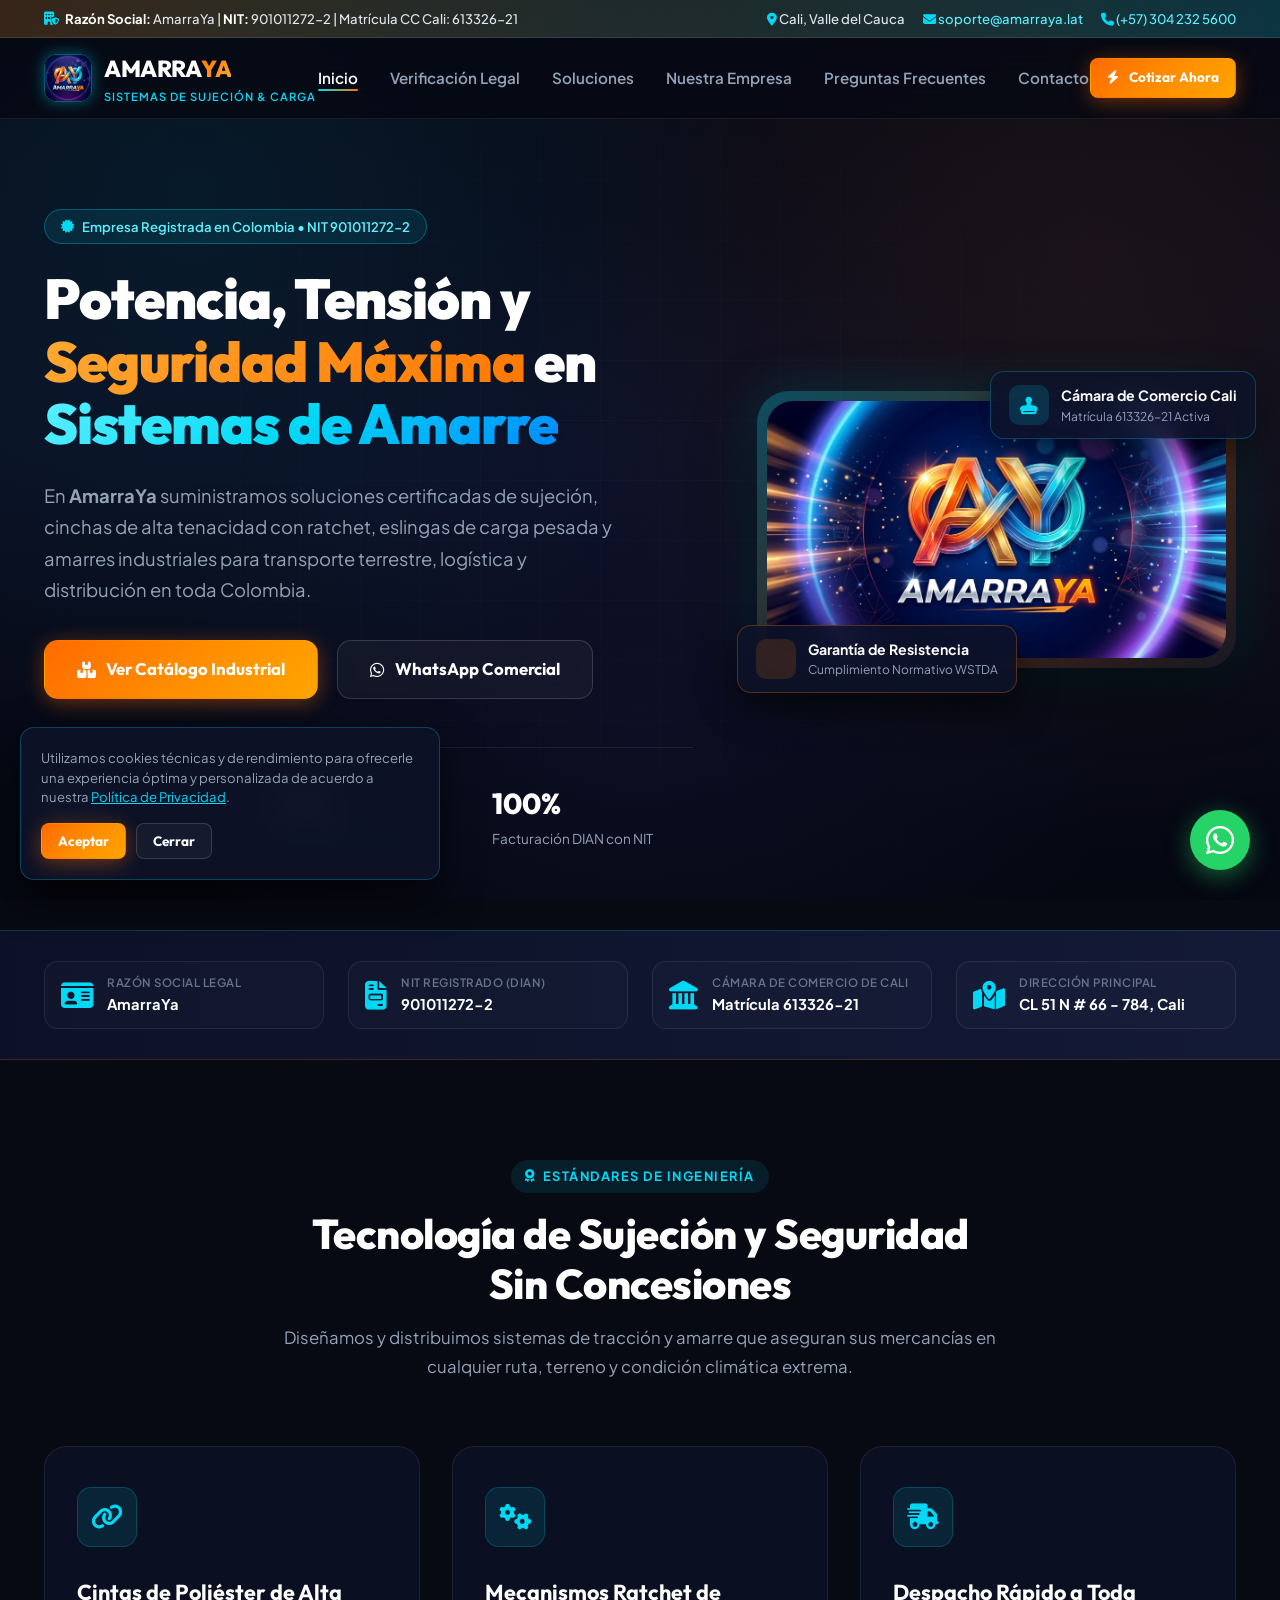
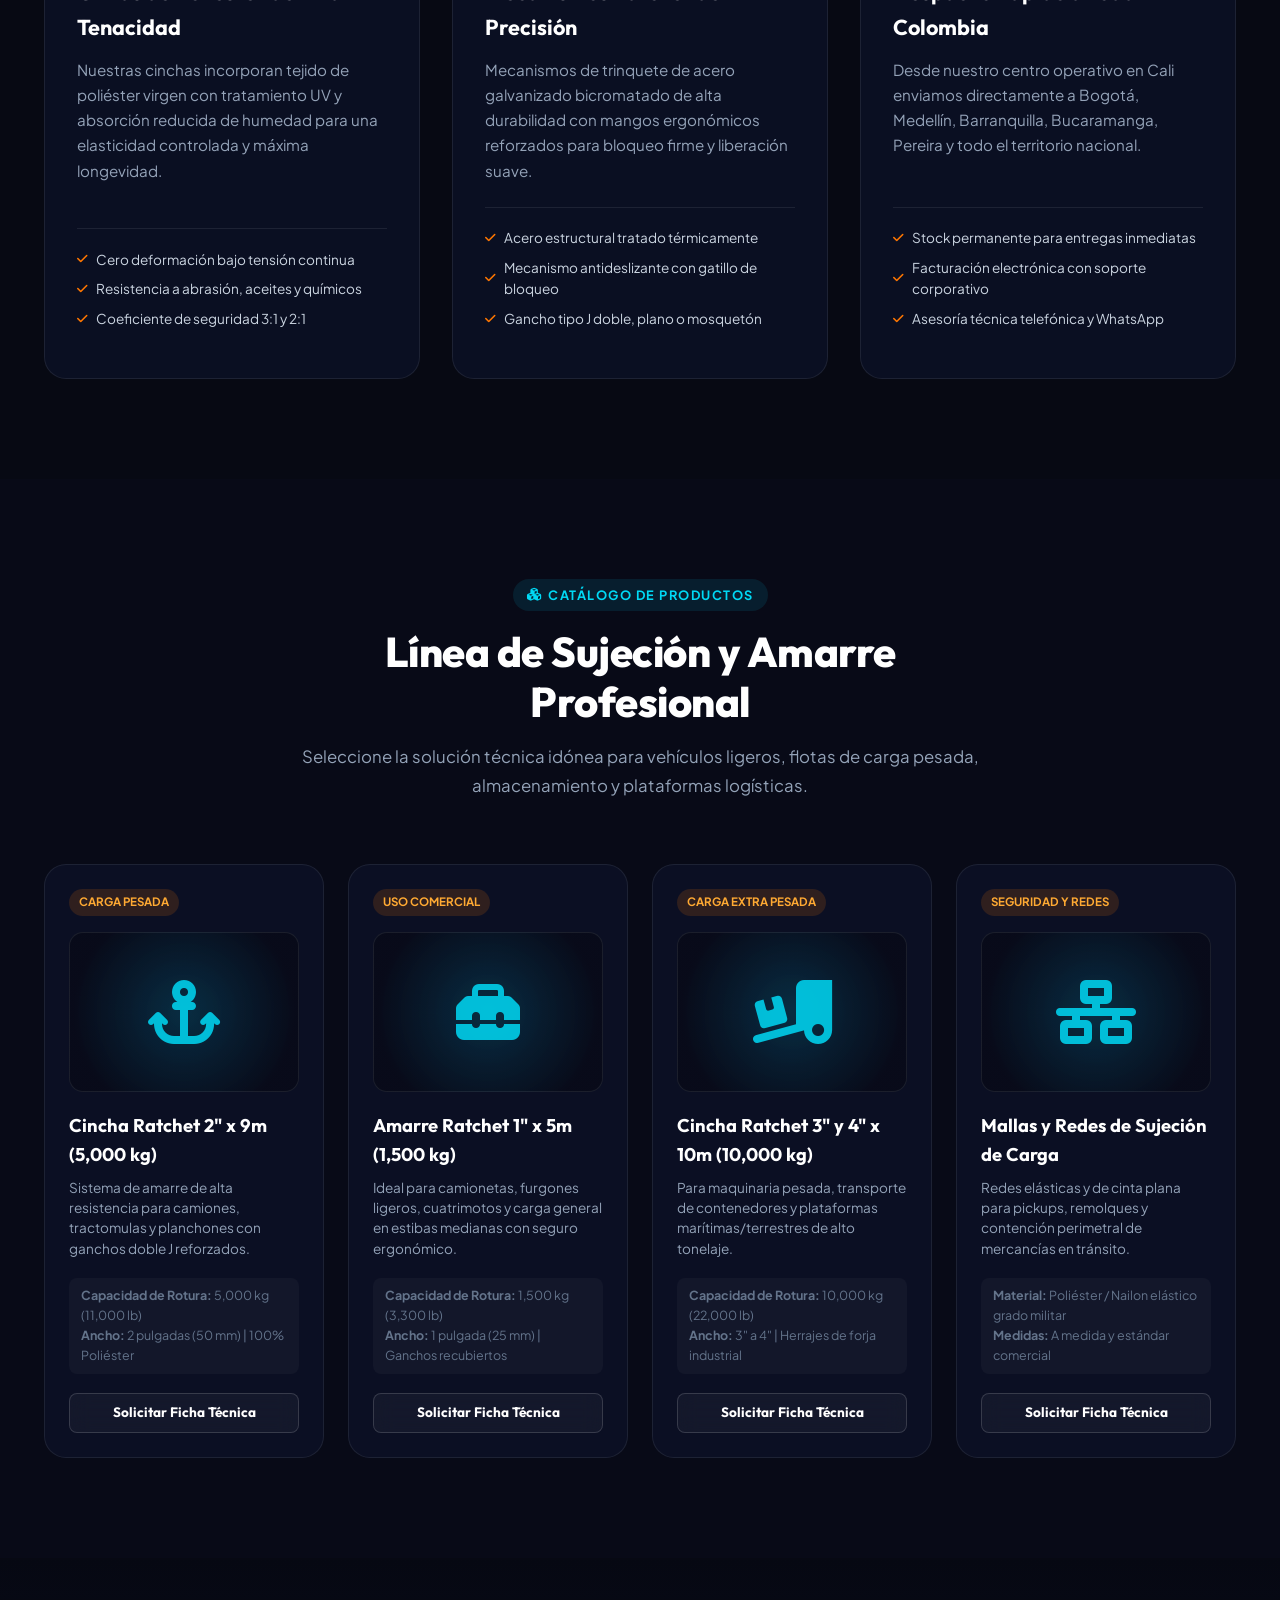
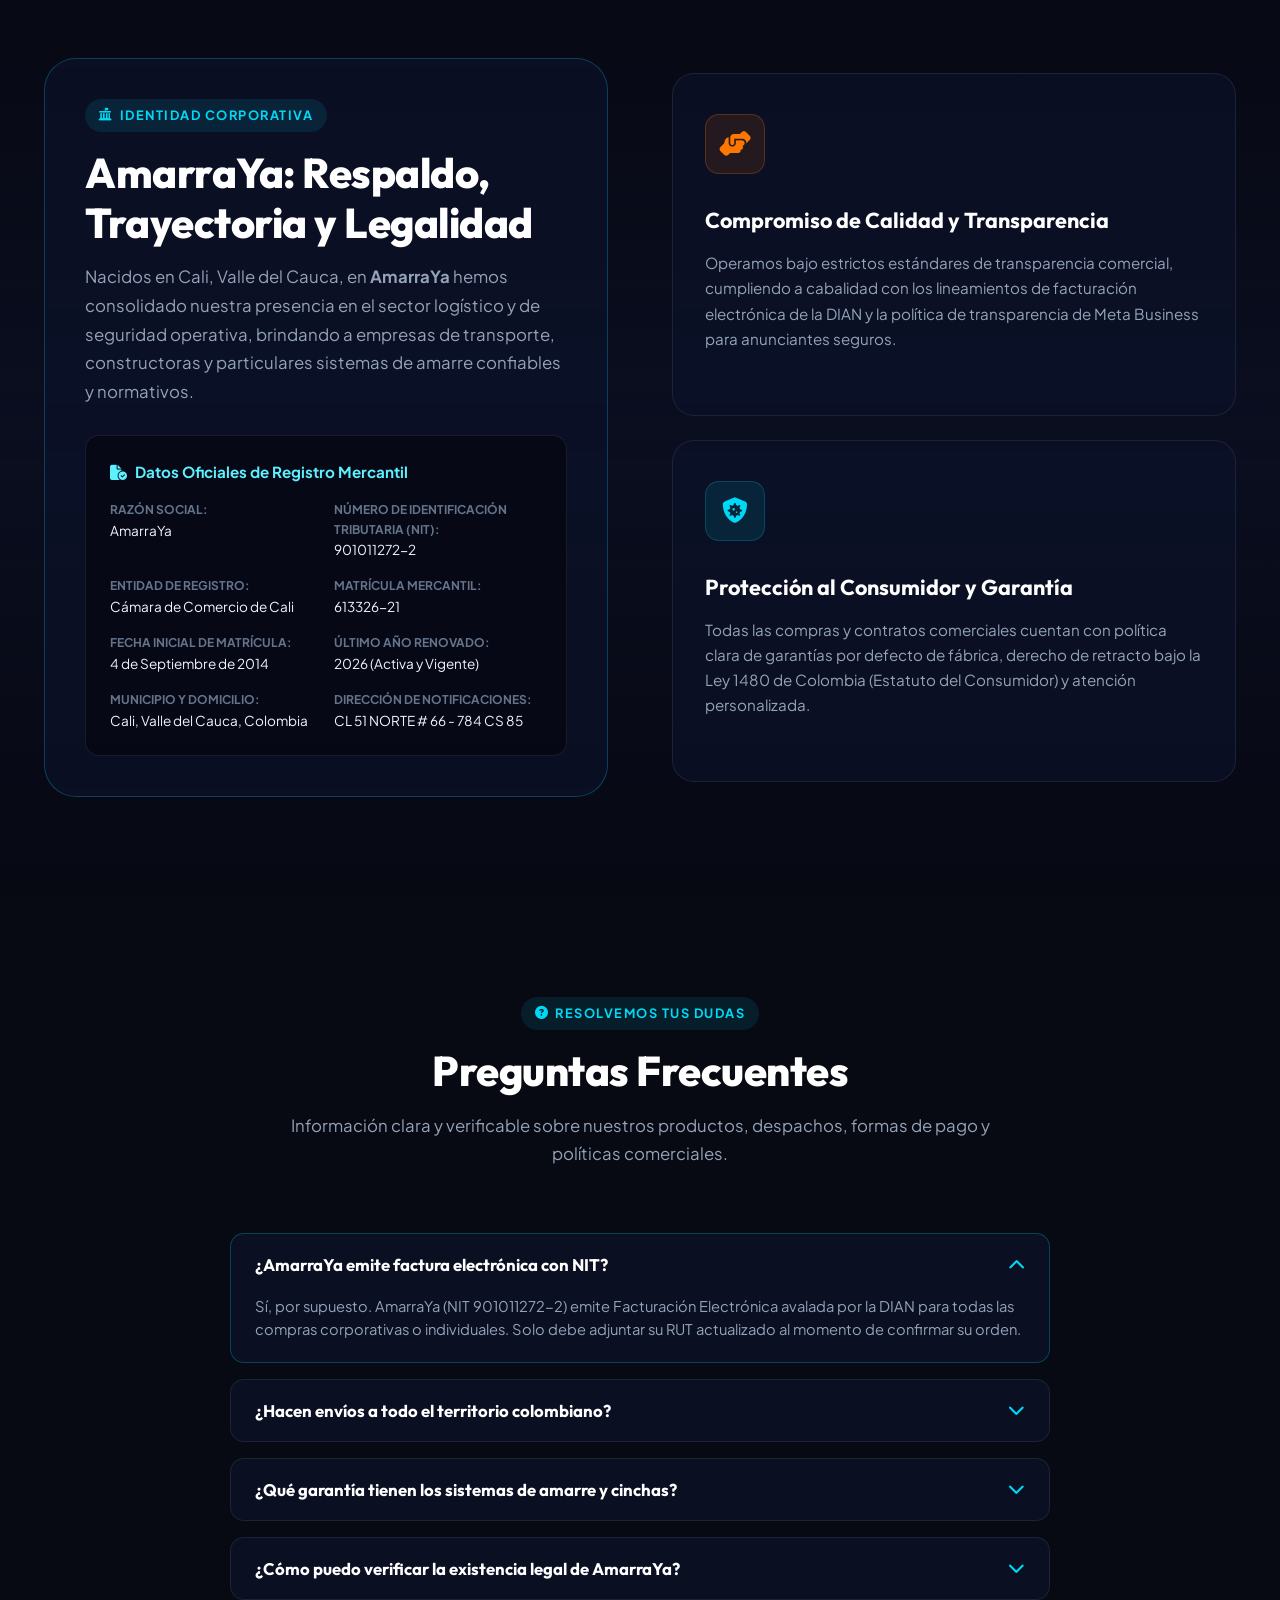
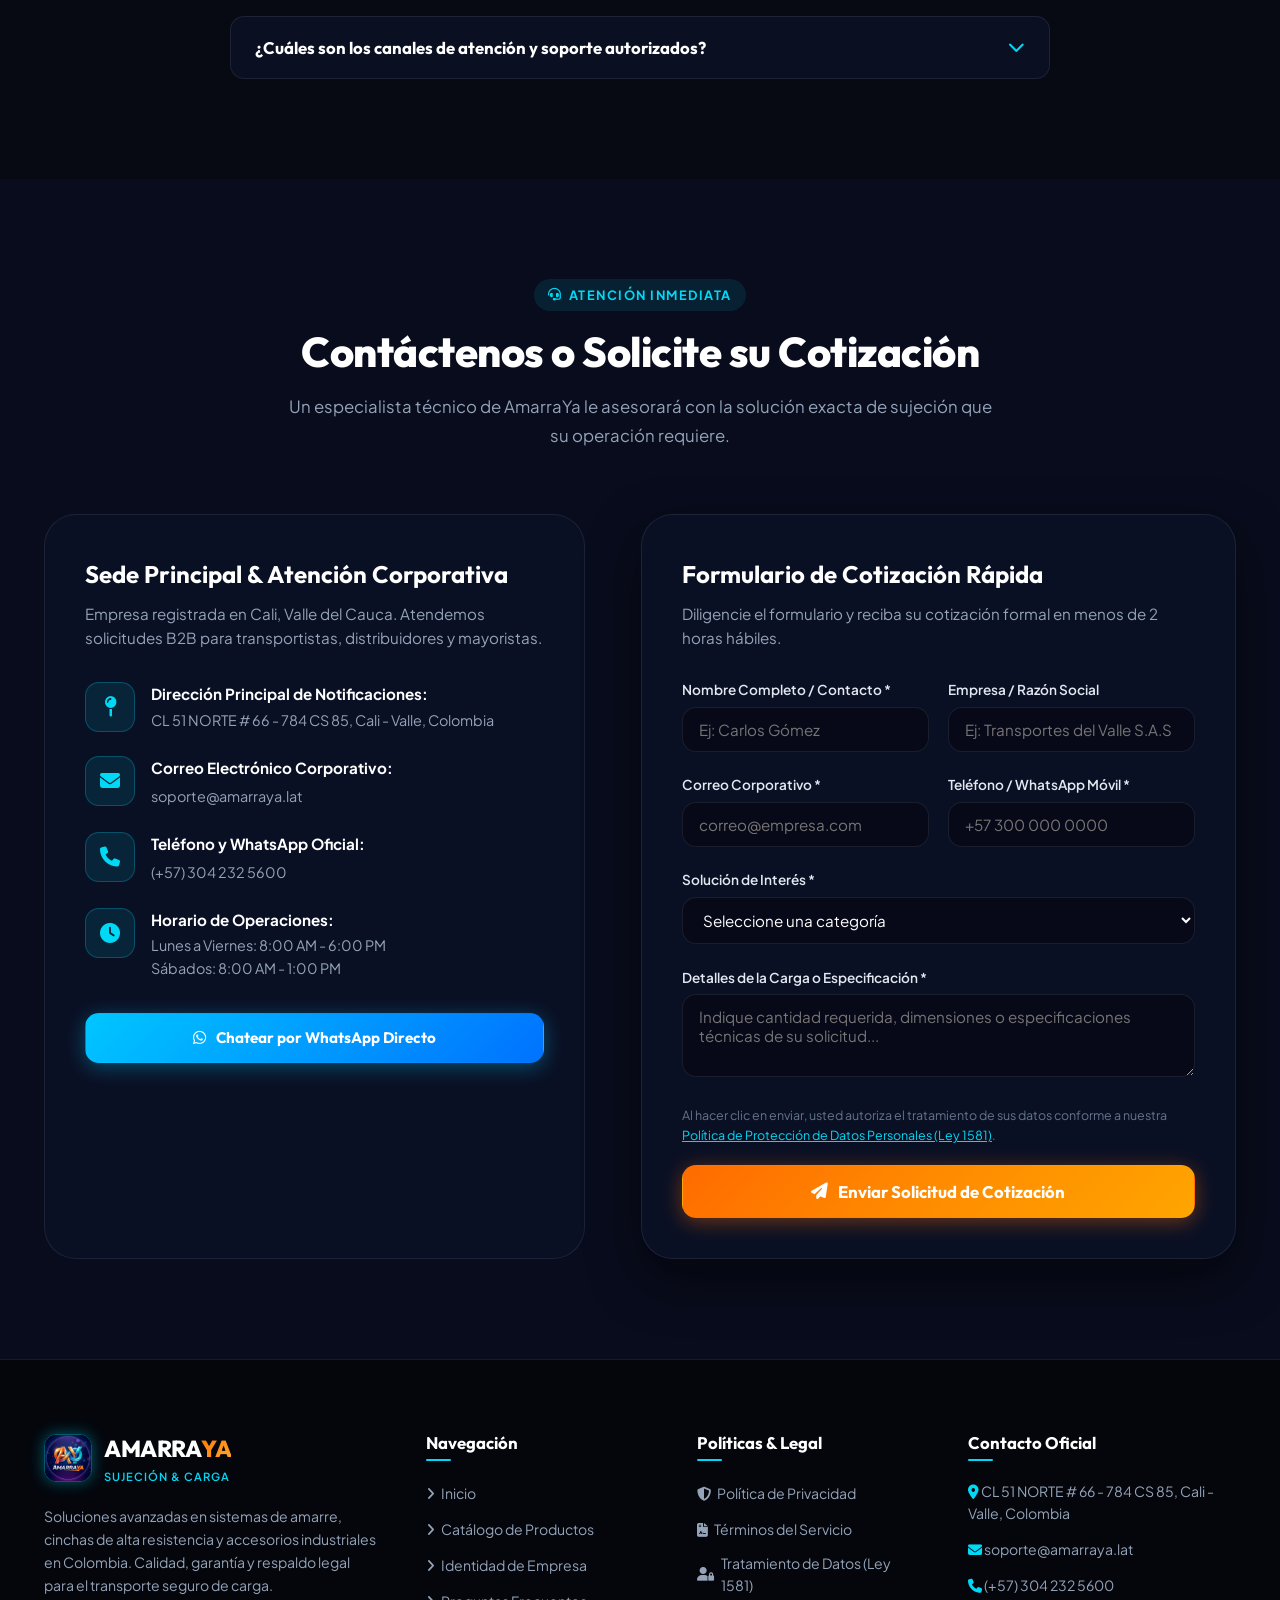
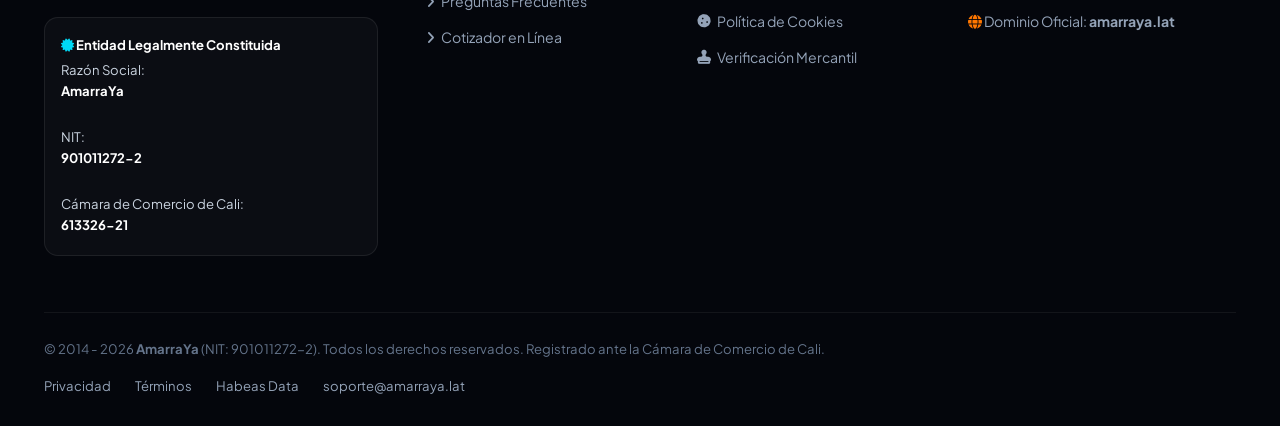
<file: index.html>
<!DOCTYPE html>
<html lang="es">
<head>
  <meta charset="UTF-8">
  <meta name="viewport" content="width=device-width, initial-scale=1.0">
  
  <!-- META BUSINESS MANAGER & DOMAIN VERIFICATION -->
  <meta name="facebook-domain-verification" content="1ud1rcmhscp7yioahx3thlwycq8stz" />

  <title>AmarraYa | Soluciones en Sistemas de Amarre, Carga y Seguridad Industrial en Colombia</title>
  <meta name="description" content="AmarraYa - Soluciones profesionales en sistemas de amarre, cinchas con ratchet, eslingas de carga y seguridad industrial. Razón Social: AmarraYa, NIT: 901011272-2, Cali - Colombia.">
  <meta name="keywords" content="amarraya, amarraya.lat, cinchas ratchet cali, sistemas de amarre colombia, eslingas de carga, sujecion de carga, seguridad industrial cali">
  <meta name="author" content="AmarraYa">
  <meta name="robots" content="index, follow">

  <!-- Open Graph / Meta & Facebook -->
  <meta property="og:type" content="business.business">
  <meta property="og:title" content="AmarraYa | Soluciones en Sistemas de Amarre y Seguridad de Carga">
  <meta property="og:description" content="Empresa legalmente constituida en Colombia. NIT: 901011272-2. Despachos y soluciones de amarre industrial a todo el país.">
  <meta property="og:url" content="https://amarraya.lat/">
  <meta property="og:image" content="assets/img/amarraya-hero-banner.jpg">
  <meta property="business:contact_data:street_address" content="CL 51 NORTE # 66 - 784 CS 85">
  <meta property="business:contact_data:locality" content="Cali">
  <meta property="business:contact_data:region" content="Valle del Cauca">
  <meta property="business:contact_data:postal_code" content="760001">
  <meta property="business:contact_data:country_name" content="Colombia">
  <meta property="business:contact_data:email" content="soporte@amarraya.lat">
  <meta property="business:contact_data:phone_number" content="+573042325600">

  <!-- Favicon -->
  <link rel="icon" type="image/jpeg" href="assets/img/amarraya-logo.jpg">

  <!-- Google Fonts & FontAwesome -->
  <link rel="preconnect" href="https://fonts.googleapis.com">
  <link rel="preconnect" href="https://fonts.gstatic.com" crossorigin>
  <link href="https://fonts.googleapis.com/css2?family=Outfit:wght@400;500;600;700;800;900&family=Plus+Jakarta+Sans:wght@400;500;600;700&display=swap" rel="stylesheet">
  <link rel="stylesheet" href="https://cdnjs.cloudflare.com/ajax/libs/font-awesome/6.5.1/css/all.min.css">

  <!-- Main Stylesheet -->
  <link rel="stylesheet" href="assets/css/styles.css">
</head>
<body>

  <!-- Ambient Cosmic Glow Background -->
  <div class="cosmic-bg"></div>
  <div class="cosmic-grid"></div>

  <!-- Top Legal & Verification Announcement Strip -->
  <div class="top-bar">
    <div class="container">
      <div class="top-bar-item">
        <i class="fa-solid fa-building-shield"></i>
        <span><strong>Razón Social:</strong> AmarraYa | <strong>NIT:</strong> 901011272-2 | Matrícula CC Cali: 613326-21</span>
      </div>
      <div class="top-bar-item top-bar-links">
        <span><i class="fa-solid fa-location-dot"></i> Cali, Valle del Cauca</span>
        <a href="mailto:soporte@amarraya.lat"><i class="fa-solid fa-envelope"></i> soporte@amarraya.lat</a>
        <a href="tel:+573042325600"><i class="fa-solid fa-phone"></i> (+57) 304 232 5600</a>
      </div>
    </div>
  </div>

  <!-- Header / Navigation -->
  <header class="header">
    <div class="container">
      <div class="nav-content">
        <a href="#inicio" class="brand-logo" title="AmarraYa Inicio">
          <img src="assets/img/amarraya-logo.jpg" alt="Logo AmarraYa" class="brand-img">
          <div class="brand-text">
            <span class="brand-name">AMARRA<span>YA</span></span>
            <span class="brand-tag">Sistemas de Sujeción & Carga</span>
          </div>
        </a>

        <ul class="nav-links">
          <li><a href="#inicio" class="nav-link active">Inicio</a></li>
          <li><a href="#verificacion" class="nav-link">Verificación Legal</a></li>
          <li><a href="#soluciones" class="nav-link">Soluciones</a></li>
          <li><a href="#empresa" class="nav-link">Nuestra Empresa</a></li>
          <li><a href="#faq" class="nav-link">Preguntas Frecuentes</a></li>
          <li><a href="#contacto" class="nav-link">Contacto</a></li>
        </ul>

        <div class="nav-actions">
          <a href="#contacto" class="btn btn-primary btn-sm">
            <i class="fa-solid fa-bolt"></i> Cotizar Ahora
          </a>
          <button class="mobile-toggle" aria-label="Abrir Menú">
            <i class="fa-solid fa-bars"></i>
          </button>
        </div>
      </div>
    </div>
  </header>

  <!-- Hero Section -->
  <section id="inicio" class="hero-section">
    <div class="container">
      <div class="hero-grid">
        <div class="hero-content">
          <div class="hero-badge">
            <i class="fa-solid fa-certificate"></i>
            <span>Empresa Registrada en Colombia • NIT 901011272-2</span>
          </div>
          <h1 class="hero-title">
            Potencia, Tensión y <br>
            <span class="gradient-text-amber">Seguridad Máxima</span> en <br>
            <span class="gradient-text-cyan">Sistemas de Amarre</span>
          </h1>
          <p class="hero-subtitle">
            En <strong>AmarraYa</strong> suministramos soluciones certificadas de sujeción, cinchas de alta tenacidad con ratchet, eslingas de carga pesada y amarres industriales para transporte terrestre, logística y distribución en toda Colombia.
          </p>

          <div class="hero-actions">
            <a href="#soluciones" class="btn btn-primary btn-lg">
              <i class="fa-solid fa-boxes-stacked"></i> Ver Catálogo Industrial
            </a>
            <a href="https://wa.me/573042325600?text=Hola%20AmarraYa,%20deseo%20solicitar%20asesor%C3%ADa%20y%20cotizaci%C3%B3n" target="_blank" rel="noopener" class="btn btn-outline btn-lg">
              <i class="fa-brands fa-whatsapp"></i> WhatsApp Comercial
            </a>
          </div>

          <div class="hero-trust-metrics">
            <div class="trust-metric-item">
              <h4>2014</h4>
              <p>Trayectoria Legal Registrada</p>
            </div>
            <div class="trust-metric-item">
              <h4>+15K</h4>
              <p>Sistemas Despachados</p>
            </div>
            <div class="trust-metric-item">
              <h4>100%</h4>
              <p>Facturación DIAN con NIT</p>
            </div>
          </div>
        </div>

        <div class="hero-visual">
          <div class="hero-image-wrapper">
            <img src="assets/img/amarraya-hero-banner.jpg" alt="Sistemas de Amarre AmarraYa" class="hero-banner-img">
            
            <!-- Floating Trust Badges -->
            <div class="floating-card floating-card-1">
              <div class="floating-icon cyan">
                <i class="fa-solid fa-stamp"></i>
              </div>
              <div class="floating-info">
                <h5>Cámara de Comercio Cali</h5>
                <p>Matrícula 613326-21 Activa</p>
              </div>
            </div>

            <div class="floating-card floating-card-2">
              <div class="floating-icon amber">
                <i class="fa-solid fa-shield-check"></i>
              </div>
              <div class="floating-info">
                <h5>Garantía de Resistencia</h5>
                <p>Cumplimiento Normativo WSTDA</p>
              </div>
            </div>
          </div>
        </div>
      </div>
    </div>
  </section>

  <!-- Legal Verification Strip (Essential for Meta BM & Domain Verification) -->
  <section id="verificacion" class="legal-bar-section">
    <div class="container">
      <div class="legal-grid">
        <div class="legal-item">
          <i class="fa-solid fa-id-card"></i>
          <div class="legal-item-text">
            <span class="legal-label">Razón Social Legal</span>
            <span class="legal-value">AmarraYa</span>
          </div>
        </div>
        <div class="legal-item">
          <i class="fa-solid fa-file-invoice"></i>
          <div class="legal-item-text">
            <span class="legal-label">NIT Registrado (DIAN)</span>
            <span class="legal-value">901011272-2</span>
          </div>
        </div>
        <div class="legal-item">
          <i class="fa-solid fa-landmark"></i>
          <div class="legal-item-text">
            <span class="legal-label">Cámara de Comercio de Cali</span>
            <span class="legal-value">Matrícula 613326-21</span>
          </div>
        </div>
        <div class="legal-item">
          <i class="fa-solid fa-map-location-dot"></i>
          <div class="legal-item-text">
            <span class="legal-label">Dirección Principal</span>
            <span class="legal-value">CL 51 N # 66 - 784, Cali</span>
          </div>
        </div>
      </div>
    </div>
  </section>

  <!-- Features / Why Choose Us -->
  <section class="section">
    <div class="container">
      <div class="section-header">
        <span class="section-tag"><i class="fa-solid fa-award"></i> Estándares de Ingeniería</span>
        <h2 class="section-title">Tecnología de Sujeción y Seguridad Sin Concesiones</h2>
        <p class="section-desc">Diseñamos y distribuimos sistemas de tracción y amarre que aseguran sus mercancías en cualquier ruta, terreno y condición climática extrema.</p>
      </div>

      <div class="features-grid">
        <div class="feature-card">
          <div class="feature-icon-wrapper">
            <i class="fa-solid fa-link"></i>
          </div>
          <h3>Cintas de Poliéster de Alta Tenacidad</h3>
          <p>Nuestras cinchas incorporan tejido de poliéster virgen con tratamiento UV y absorción reducida de humedad para una elasticidad controlada y máxima longevidad.</p>
          <ul class="feature-list">
            <li><i class="fa-solid fa-check"></i> Cero deformación bajo tensión continua</li>
            <li><i class="fa-solid fa-check"></i> Resistencia a abrasión, aceites y químicos</li>
            <li><i class="fa-solid fa-check"></i> Coeficiente de seguridad 3:1 y 2:1</li>
          </ul>
        </div>

        <div class="feature-card">
          <div class="feature-icon-wrapper">
            <i class="fa-solid fa-gears"></i>
          </div>
          <h3>Mecanismos Ratchet de Precisión</h3>
          <p>Mecanismos de trinquete de acero galvanizado bicromatado de alta durabilidad con mangos ergonómicos reforzados para bloqueo firme y liberación suave.</p>
          <ul class="feature-list">
            <li><i class="fa-solid fa-check"></i> Acero estructural tratado térmicamente</li>
            <li><i class="fa-solid fa-check"></i> Mecanismo antideslizante con gatillo de bloqueo</li>
            <li><i class="fa-solid fa-check"></i> Gancho tipo J doble, plano o mosquetón</li>
          </ul>
        </div>

        <div class="feature-card">
          <div class="feature-icon-wrapper">
            <i class="fa-solid fa-truck-fast"></i>
          </div>
          <h3>Despacho Rápido a Toda Colombia</h3>
          <p>Desde nuestro centro operativo en Cali enviamos directamente a Bogotá, Medellín, Barranquilla, Bucaramanga, Pereira y todo el territorio nacional.</p>
          <ul class="feature-list">
            <li><i class="fa-solid fa-check"></i> Stock permanente para entregas inmediatas</li>
            <li><i class="fa-solid fa-check"></i> Facturación electrónica con soporte corporativo</li>
            <li><i class="fa-solid fa-check"></i> Asesoría técnica telefónica y WhatsApp</li>
          </ul>
        </div>
      </div>
    </div>
  </section>

  <!-- Solutions & Product Showcase -->
  <section id="soluciones" class="section" style="background: rgba(10, 14, 32, 0.4);">
    <div class="container">
      <div class="section-header">
        <span class="section-tag"><i class="fa-solid fa-cubes"></i> Catálogo de Productos</span>
        <h2 class="section-title">Línea de Sujeción y Amarre Profesional</h2>
        <p class="section-desc">Seleccione la solución técnica idónea para vehículos ligeros, flotas de carga pesada, almacenamiento y plataformas logísticas.</p>
      </div>

      <div class="products-grid">
        <!-- Product 1 -->
        <div class="product-card">
          <span class="product-tag">Carga Pesada</span>
          <div class="product-img-box">
            <i class="fa-solid fa-anchor"></i>
          </div>
          <h4>Cincha Ratchet 2" x 9m (5,000 kg)</h4>
          <p>Sistema de amarre de alta resistencia para camiones, tractomulas y planchones con ganchos doble J reforzados.</p>
          <div class="product-specs">
            <span><strong>Capacidad de Rotura:</strong> 5,000 kg (11,000 lb)</span>
            <span><strong>Ancho:</strong> 2 pulgadas (50 mm) | 100% Poliéster</span>
          </div>
          <a href="#contacto" class="btn btn-outline btn-sm">Solicitar Ficha Técnica</a>
        </div>

        <!-- Product 2 -->
        <div class="product-card">
          <span class="product-tag">Uso Comercial</span>
          <div class="product-img-box">
            <i class="fa-solid fa-toolbox"></i>
          </div>
          <h4>Amarre Ratchet 1" x 5m (1,500 kg)</h4>
          <p>Ideal para camionetas, furgones ligeros, cuatrimotos y carga general en estibas medianas con seguro ergonómico.</p>
          <div class="product-specs">
            <span><strong>Capacidad de Rotura:</strong> 1,500 kg (3,300 lb)</span>
            <span><strong>Ancho:</strong> 1 pulgada (25 mm) | Ganchos recubiertos</span>
          </div>
          <a href="#contacto" class="btn btn-outline btn-sm">Solicitar Ficha Técnica</a>
        </div>

        <!-- Product 3 -->
        <div class="product-card">
          <span class="product-tag">Carga Extra Pesada</span>
          <div class="product-img-box">
            <i class="fa-solid fa-truck-ramp-box"></i>
          </div>
          <h4>Cincha Ratchet 3" y 4" x 10m (10,000 kg)</h4>
          <p>Para maquinaria pesada, transporte de contenedores y plataformas marítimas/terrestres de alto tonelaje.</p>
          <div class="product-specs">
            <span><strong>Capacidad de Rotura:</strong> 10,000 kg (22,000 lb)</span>
            <span><strong>Ancho:</strong> 3" a 4" | Herrajes de forja industrial</span>
          </div>
          <a href="#contacto" class="btn btn-outline btn-sm">Solicitar Ficha Técnica</a>
        </div>

        <!-- Product 4 -->
        <div class="product-card">
          <span class="product-tag">Seguridad y Redes</span>
          <div class="product-img-box">
            <i class="fa-solid fa-network-wired"></i>
          </div>
          <h4>Mallas y Redes de Sujeción de Carga</h4>
          <p>Redes elásticas y de cinta plana para pickups, remolques y contención perimetral de mercancías en tránsito.</p>
          <div class="product-specs">
            <span><strong>Material:</strong> Poliéster / Nailon elástico grado militar</span>
            <span><strong>Medidas:</strong> A medida y estándar comercial</span>
          </div>
          <a href="#contacto" class="btn btn-outline btn-sm">Solicitar Ficha Técnica</a>
        </div>
      </div>
    </div>
  </section>

  <!-- About Company & Legal Identity Section -->
  <section id="empresa" class="section about-section">
    <div class="container">
      <div class="about-grid">
        <div class="about-info-box">
          <span class="section-tag"><i class="fa-solid fa-landmark-flag"></i> Identidad Corporativa</span>
          <h2 class="section-title">AmarraYa: Respaldo, Trayectoria y Legalidad</h2>
          <p class="section-desc">
            Nacidos en Cali, Valle del Cauca, en <strong>AmarraYa</strong> hemos consolidado nuestra presencia en el sector logístico y de seguridad operativa, brindando a empresas de transporte, constructoras y particulares sistemas de amarre confiables y normativos.
          </p>

          <div class="about-legal-card">
            <h4><i class="fa-solid fa-file-circle-check"></i> Datos Oficiales de Registro Mercantil</h4>
            <ul class="legal-details-list">
              <li>
                <strong>Razón Social:</strong>
                AmarraYa
              </li>
              <li>
                <strong>Número de Identificación Tributaria (NIT):</strong>
                901011272-2
              </li>
              <li>
                <strong>Entidad de Registro:</strong>
                Cámara de Comercio de Cali
              </li>
              <li>
                <strong>Matrícula Mercantil:</strong>
                613326-21
              </li>
              <li>
                <strong>Fecha Inicial de Matrícula:</strong>
                4 de Septiembre de 2014
              </li>
              <li>
                <strong>Último Año Renovado:</strong>
                2026 (Activa y Vigente)
              </li>
              <li>
                <strong>Municipio y Domicilio:</strong>
                Cali, Valle del Cauca, Colombia
              </li>
              <li>
                <strong>Dirección de Notificaciones:</strong>
                CL 51 NORTE # 66 - 784 CS 85
              </li>
            </ul>
          </div>
        </div>

        <div class="about-highlights">
          <div class="feature-card" style="margin-bottom: 1.5rem;">
            <div class="feature-icon-wrapper" style="color: var(--secondary); background: rgba(255, 119, 0, 0.1); border-color: rgba(255, 119, 0, 0.25);">
              <i class="fa-solid fa-handshake-angle"></i>
            </div>
            <h3>Compromiso de Calidad y Transparencia</h3>
            <p>Operamos bajo estrictos estándares de transparencia comercial, cumpliendo a cabalidad con los lineamientos de facturación electrónica de la DIAN y la política de transparencia de Meta Business para anunciantes seguros.</p>
          </div>

          <div class="feature-card">
            <div class="feature-icon-wrapper">
              <i class="fa-solid fa-shield-virus"></i>
            </div>
            <h3>Protección al Consumidor y Garantía</h3>
            <p>Todas las compras y contratos comerciales cuentan con política clara de garantías por defecto de fábrica, derecho de retracto bajo la Ley 1480 de Colombia (Estatuto del Consumidor) y atención personalizada.</p>
          </div>
        </div>
      </div>
    </div>
  </section>

  <!-- FAQ Section -->
  <section id="faq" class="section">
    <div class="container">
      <div class="section-header">
        <span class="section-tag"><i class="fa-solid fa-circle-question"></i> Resolvemos tus Dudas</span>
        <h2 class="section-title">Preguntas Frecuentes</h2>
        <p class="section-desc">Información clara y verificable sobre nuestros productos, despachos, formas de pago y políticas comerciales.</p>
      </div>

      <div class="faq-grid">
        <div class="faq-item active">
          <button class="faq-question">
            <span>¿AmarraYa emite factura electrónica con NIT?</span>
            <i class="fa-solid fa-chevron-down"></i>
          </button>
          <div class="faq-answer">
            <p>Sí, por supuesto. AmarraYa (NIT 901011272-2) emite Facturación Electrónica avalada por la DIAN para todas las compras corporativas o individuales. Solo debe adjuntar su RUT actualizado al momento de confirmar su orden.</p>
          </div>
        </div>

        <div class="faq-item">
          <button class="faq-question">
            <span>¿Hacen envíos a todo el territorio colombiano?</span>
            <i class="fa-solid fa-chevron-down"></i>
          </button>
          <div class="faq-answer">
            <p>Despachamos diariamente desde nuestro centro de distribución en Cali a cualquier ciudad principal o municipio del país a través de transportadoras aliadas con número de guía rastreable en tiempo real.</p>
          </div>
        </div>

        <div class="faq-item">
          <button class="faq-question">
            <span>¿Qué garantía tienen los sistemas de amarre y cinchas?</span>
            <i class="fa-solid fa-chevron-down"></i>
          </button>
          <div class="faq-answer">
            <p>Nuestros productos cuentan con garantía directa de 12 meses contra defectos de fabricación o herraje. Todas las bandas incluyen etiqueta reglamentaria de capacidad de carga conforme a estándares internacionales.</p>
          </div>
        </div>

        <div class="faq-item">
          <button class="faq-question">
            <span>¿Cómo puedo verificar la existencia legal de AmarraYa?</span>
            <i class="fa-solid fa-chevron-down"></i>
          </button>
          <div class="faq-answer">
            <p>Puede verificar nuestra matrícula mercantil 613326-21 y NIT 901011272-2 ingresando al portal oficial del RUES (Registro Único Empresarial y Social de las Cámaras de Comercio de Colombia - rues.org.co) o directamente ante la Cámara de Comercio de Cali con el código de verificación oficial.</p>
          </div>
        </div>

        <div class="faq-item">
          <button class="faq-question">
            <span>¿Cuáles son los canales de atención y soporte autorizados?</span>
            <i class="fa-solid fa-chevron-down"></i>
          </button>
          <div class="faq-answer">
            <p>Nuestros únicos canales oficiales autorizados son: correo electrónico corporativo <code>soporte@amarraya.lat</code>, línea directa / WhatsApp <code>(+57) 304 232 5600</code> y nuestro domicilio comercial en CL 51 NORTE # 66 - 784 CS 85, Cali, Valle del Cauca.</p>
          </div>
        </div>
      </div>
    </div>
  </section>

  <!-- Contact & Cotizador Section -->
  <section id="contacto" class="section contact-section" style="background: rgba(13, 18, 40, 0.45);">
    <div class="container">
      <div class="section-header">
        <span class="section-tag"><i class="fa-solid fa-headset"></i> Atención Inmediata</span>
        <h2 class="section-title">Contáctenos o Solicite su Cotización</h2>
        <p class="section-desc">Un especialista técnico de AmarraYa le asesorará con la solución exacta de sujeción que su operación requiere.</p>
      </div>

      <div class="contact-grid">
        <!-- Contact Info Card -->
        <div class="contact-info-card">
          <h3 style="font-family: var(--font-heading); font-size: 1.5rem; margin-bottom: 0.5rem; color: #fff;">Sede Principal & Atención Corporativa</h3>
          <p style="color: var(--text-muted); font-size: 0.95rem;">Empresa registrada en Cali, Valle del Cauca. Atendemos solicitudes B2B para transportistas, distribuidores y mayoristas.</p>

          <div class="contact-methods">
            <div class="contact-item">
              <div class="contact-icon">
                <i class="fa-solid fa-map-pin"></i>
              </div>
              <div class="contact-text">
                <h5>Dirección Principal de Notificaciones:</h5>
                <p>CL 51 NORTE # 66 - 784 CS 85, Cali - Valle, Colombia</p>
              </div>
            </div>

            <div class="contact-item">
              <div class="contact-icon">
                <i class="fa-solid fa-envelope"></i>
              </div>
              <div class="contact-text">
                <h5>Correo Electrónico Corporativo:</h5>
                <a href="mailto:soporte@amarraya.lat">soporte@amarraya.lat</a>
              </div>
            </div>

            <div class="contact-item">
              <div class="contact-icon">
                <i class="fa-solid fa-phone"></i>
              </div>
              <div class="contact-text">
                <h5>Teléfono y WhatsApp Oficial:</h5>
                <a href="https://wa.me/573042325600" target="_blank" rel="noopener">(+57) 304 232 5600</a>
              </div>
            </div>

            <div class="contact-item">
              <div class="contact-icon">
                <i class="fa-solid fa-clock"></i>
              </div>
              <div class="contact-text">
                <h5>Horario de Operaciones:</h5>
                <p>Lunes a Viernes: 8:00 AM - 6:00 PM<br>Sábados: 8:00 AM - 1:00 PM</p>
              </div>
            </div>
          </div>

          <div style="margin-top: 1.5rem;">
            <a href="https://wa.me/573042325600?text=Hola%20AmarraYa,%20solicito%20atenci%C3%B3n%20inmediata" target="_blank" rel="noopener" class="btn btn-cyan" style="width: 100%;">
              <i class="fa-brands fa-whatsapp"></i> Chatear por WhatsApp Directo
            </a>
          </div>
        </div>

        <!-- Contact Form Card -->
        <div class="contact-form-card">
          <h3 style="font-family: var(--font-heading); font-size: 1.5rem; margin-bottom: 0.5rem; color: #fff;">Formulario de Cotización Rápida</h3>
          <p style="color: var(--text-muted); font-size: 0.95rem; margin-bottom: 1.8rem;">Diligencie el formulario y reciba su cotización formal en menos de 2 horas hábiles.</p>

          <form id="contactForm">
            <div class="form-row">
              <div class="form-group">
                <label for="nombre">Nombre Completo / Contacto *</label>
                <input type="text" id="nombre" class="form-control" placeholder="Ej: Carlos Gómez" required>
              </div>
              <div class="form-group">
                <label for="empresa_input">Empresa / Razón Social</label>
                <input type="text" id="empresa_input" class="form-control" placeholder="Ej: Transportes del Valle S.A.S">
              </div>
            </div>

            <div class="form-row">
              <div class="form-group">
                <label for="email">Correo Corporativo *</label>
                <input type="email" id="email" class="form-control" placeholder="correo@empresa.com" required>
              </div>
              <div class="form-group">
                <label for="telefono">Teléfono / WhatsApp Móvil *</label>
                <input type="tel" id="telefono" class="form-control" placeholder="+57 300 000 0000" required>
              </div>
            </div>

            <div class="form-group">
              <label for="tipo_solucion">Solución de Interés *</label>
              <select id="tipo_solucion" class="form-control" required>
                <option value="" disabled selected>Seleccione una categoría</option>
                <option value="cinchas_pesadas">Cinchas Ratchet de Carga Pesada (2", 3", 4")</option>
                <option value="cinchas_ligeras">Sistemas de Amarre Ligero (1")</option>
                <option value="eslingas">Eslingas de Tracción y Carga</option>
                <option value="redes">Mallas y Redes de Sujeción</option>
                <option value="otro">Asesoría / Pedido a la Medida</option>
              </select>
            </div>

            <div class="form-group">
              <label for="mensaje">Detalles de la Carga o Especificación *</label>
              <textarea id="mensaje" rows="3" class="form-control" placeholder="Indique cantidad requerida, dimensiones o especificaciones técnicas de su solicitud..." required></textarea>
            </div>

            <p style="font-size: 0.78rem; color: var(--text-dim); margin-bottom: 1.2rem;">
              Al hacer clic en enviar, usted autoriza el tratamiento de sus datos conforme a nuestra <a href="#" data-legal-modal="datos" style="color: var(--primary);">Política de Protección de Datos Personales (Ley 1581)</a>.
            </p>

            <button type="submit" class="btn btn-primary btn-lg" style="width: 100%;">
              <i class="fa-solid fa-paper-plane"></i> Enviar Solicitud de Cotización
            </button>
          </form>
        </div>
      </div>
    </div>
  </section>

  <!-- Exhaustive Footer (Compliant with Meta BM Verification) -->
  <footer class="footer">
    <div class="container">
      <div class="footer-top">
        <!-- Col 1: Brand Info -->
        <div class="footer-col">
          <a href="#inicio" class="brand-logo" style="margin-bottom: 1.2rem;">
            <img src="assets/img/amarraya-logo.jpg" alt="Logo AmarraYa" class="brand-img">
            <div class="brand-text">
              <span class="brand-name">AMARRA<span>YA</span></span>
              <span class="brand-tag">Sujeción & Carga</span>
            </div>
          </a>
          <p class="footer-desc">
            Soluciones avanzadas en sistemas de amarre, cinchas de alta resistencia y accesorios industriales en Colombia. Calidad, garantía y respaldo legal para el transporte seguro de carga.
          </p>
          <div class="footer-legal-badge">
            <strong><i class="fa-solid fa-certificate" style="color: var(--primary);"></i> Entidad Legalmente Constituida</strong>
            <span>Razón Social: <strong>AmarraYa</strong></span><br>
            <span>NIT: <strong>901011272-2</strong></span><br>
            <span>Cámara de Comercio de Cali: <strong>613326-21</strong></span>
          </div>
        </div>

        <!-- Col 2: Navigation -->
        <div class="footer-col">
          <h4>Navegación</h4>
          <ul class="footer-links">
            <li><a href="#inicio"><i class="fa-solid fa-angle-right"></i> Inicio</a></li>
            <li><a href="#soluciones"><i class="fa-solid fa-angle-right"></i> Catálogo de Productos</a></li>
            <li><a href="#empresa"><i class="fa-solid fa-angle-right"></i> Identidad de Empresa</a></li>
            <li><a href="#faq"><i class="fa-solid fa-angle-right"></i> Preguntas Frecuentes</a></li>
            <li><a href="#contacto"><i class="fa-solid fa-angle-right"></i> Cotizador en Línea</a></li>
          </ul>
        </div>

        <!-- Col 3: Legal Compliance Links for Meta -->
        <div class="footer-col">
          <h4>Políticas & Legal</h4>
          <ul class="footer-links">
            <li><a href="privacidad.html" data-legal-modal="privacidad"><i class="fa-solid fa-shield-halved"></i> Política de Privacidad</a></li>
            <li><a href="terminos.html" data-legal-modal="terminos"><i class="fa-solid fa-file-contract"></i> Términos del Servicio</a></li>
            <li><a href="tratamiento-datos.html" data-legal-modal="datos"><i class="fa-solid fa-user-lock"></i> Tratamiento de Datos (Ley 1581)</a></li>
            <li><a href="#" data-legal-modal="cookies"><i class="fa-solid fa-cookie"></i> Política de Cookies</a></li>
            <li><a href="#verificacion"><i class="fa-solid fa-stamp"></i> Verificación Mercantil</a></li>
          </ul>
        </div>

        <!-- Col 4: Contact & Location -->
        <div class="footer-col">
          <h4>Contacto Oficial</h4>
          <ul class="footer-links" style="gap: 0.85rem;">
            <li style="color: var(--text-muted); font-size: 0.88rem;">
              <i class="fa-solid fa-location-dot" style="color: var(--primary);"></i>
              CL 51 NORTE # 66 - 784 CS 85, Cali - Valle, Colombia
            </li>
            <li style="color: var(--text-muted); font-size: 0.88rem;">
              <i class="fa-solid fa-envelope" style="color: var(--primary);"></i>
              <a href="mailto:soporte@amarraya.lat" style="display: inline;">soporte@amarraya.lat</a>
            </li>
            <li style="color: var(--text-muted); font-size: 0.88rem;">
              <i class="fa-solid fa-phone" style="color: var(--primary);"></i>
              <a href="tel:+573042325600" style="display: inline;">(+57) 304 232 5600</a>
            </li>
            <li style="color: var(--text-muted); font-size: 0.88rem;">
              <i class="fa-solid fa-globe" style="color: var(--secondary);"></i>
              Dominio Oficial: <strong>amarraya.lat</strong>
            </li>
          </ul>
        </div>
      </div>

      <div class="footer-bottom">
        <div>
          &copy; 2014 - 2026 <strong>AmarraYa</strong> (NIT: 901011272-2). Todos los derechos reservados. Registrado ante la Cámara de Comercio de Cali.
        </div>
        <div class="footer-bottom-links">
          <a href="privacidad.html" data-legal-modal="privacidad">Privacidad</a>
          <a href="terminos.html" data-legal-modal="terminos">Términos</a>
          <a href="tratamiento-datos.html" data-legal-modal="datos">Habeas Data</a>
          <a href="mailto:soporte@amarraya.lat">soporte@amarraya.lat</a>
        </div>
      </div>
    </div>
  </footer>

  <!-- Floating WhatsApp Action -->
  <a href="https://wa.me/573042325600?text=Hola%20AmarraYa,%20estoy%20en%20amarraya.lat%20y%20deseo%20m%C3%A1s%20informaci%C3%B3n" class="whatsapp-float" target="_blank" rel="noopener" aria-label="Contacto por WhatsApp">
    <i class="fa-brands fa-whatsapp"></i>
  </a>

  <!-- Legal Modal Popup for Fast View -->
  <div id="legalModal" class="modal-overlay" role="dialog" aria-modal="true">
    <div class="modal-container">
      <div class="modal-header">
        <h3 id="modalTitle">Información Legal</h3>
        <button class="modal-close close-modal" aria-label="Cerrar modal">&times;</button>
      </div>
      <div id="modalContent" class="modal-body">
        <!-- Contenido dinámico cargado por main.js -->
      </div>
      <div class="modal-footer">
        <button class="btn btn-outline btn-sm close-modal">Cerrar</button>
      </div>
    </div>
  </div>

  <!-- Cookie Consent Banner -->
  <div id="cookieBanner" class="cookie-banner">
    <p>
      Utilizamos cookies técnicas y de rendimiento para ofrecerle una experiencia óptima y personalizada de acuerdo a nuestra <a href="#" data-legal-modal="privacidad" style="color: var(--primary);">Política de Privacidad</a>.
    </p>
    <div class="cookie-banner-actions">
      <button id="acceptCookies" class="btn btn-primary btn-sm">Aceptar</button>
      <button class="btn btn-outline btn-sm" onclick="this.parentElement.parentElement.classList.remove('show')">Cerrar</button>
    </div>
  </div>

  <!-- Scripts -->
  <script src="assets/js/main.js"></script>
</body>
</html>
</file>
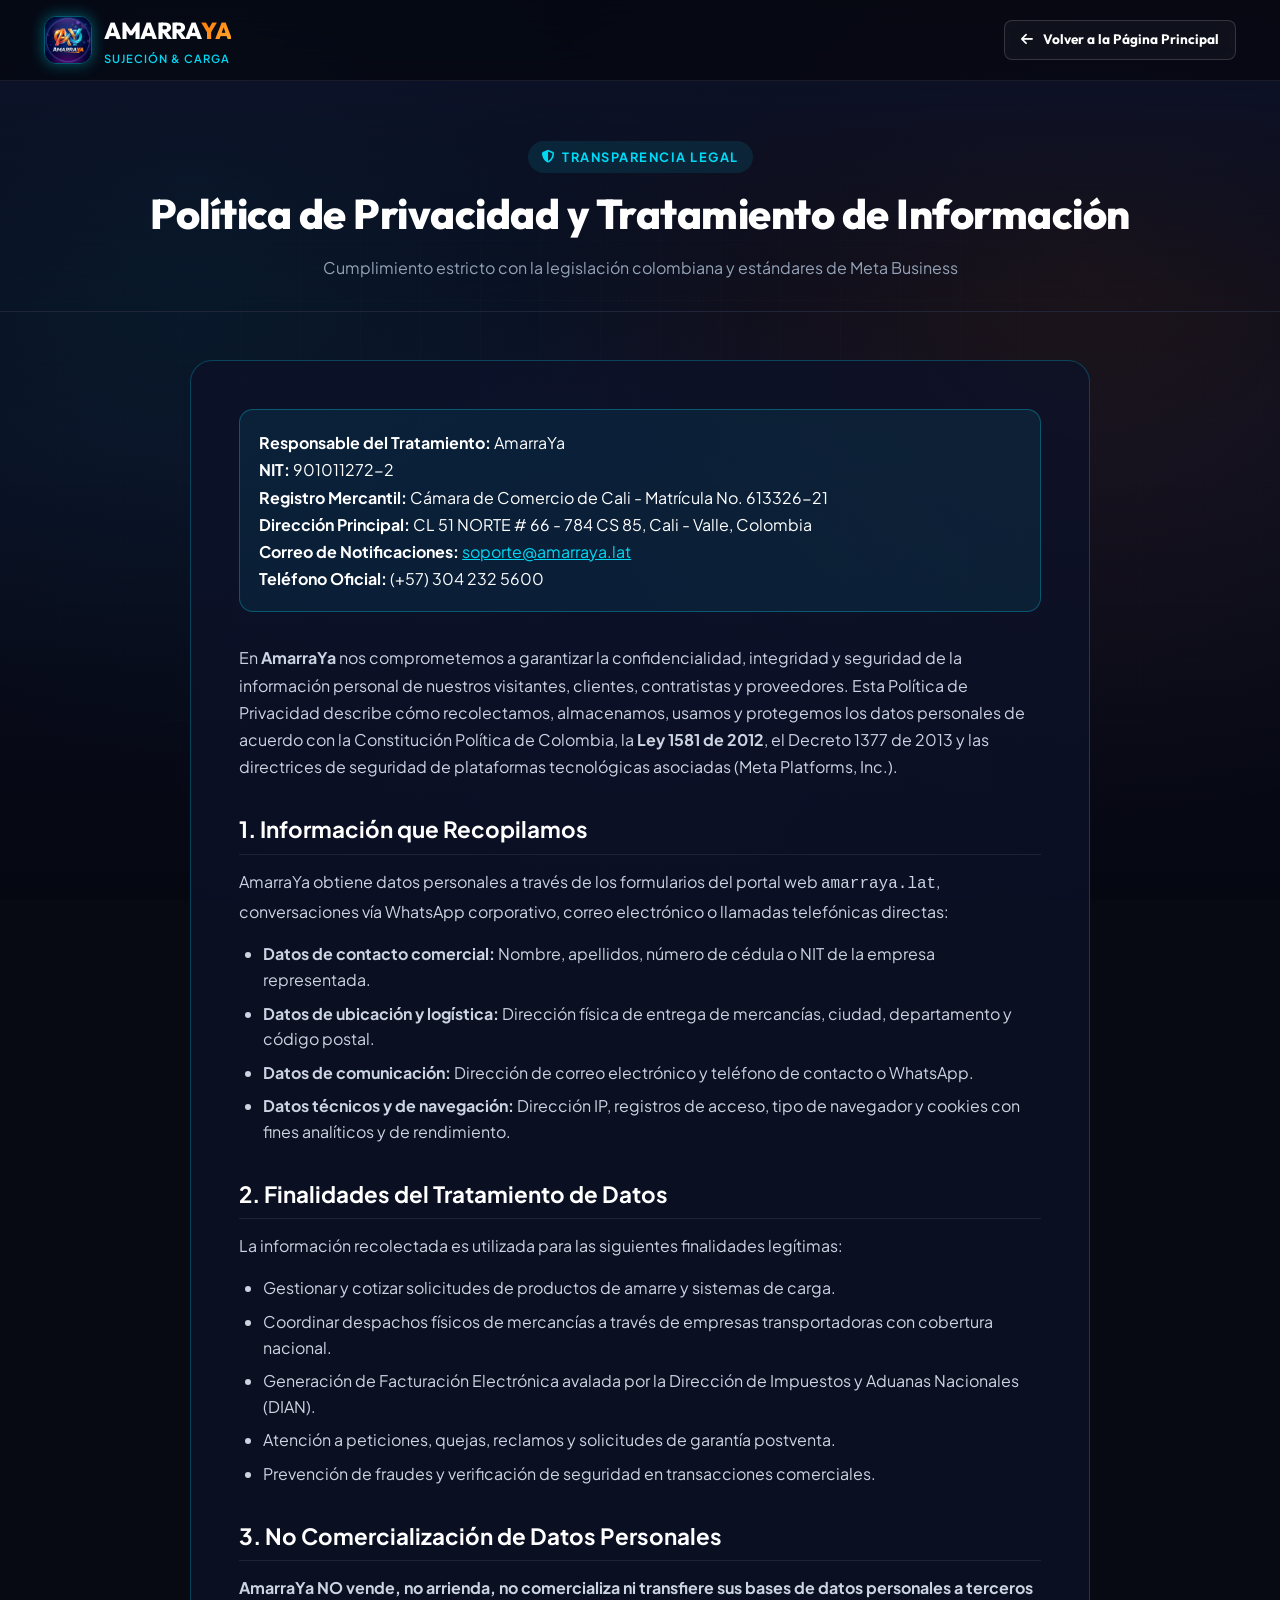
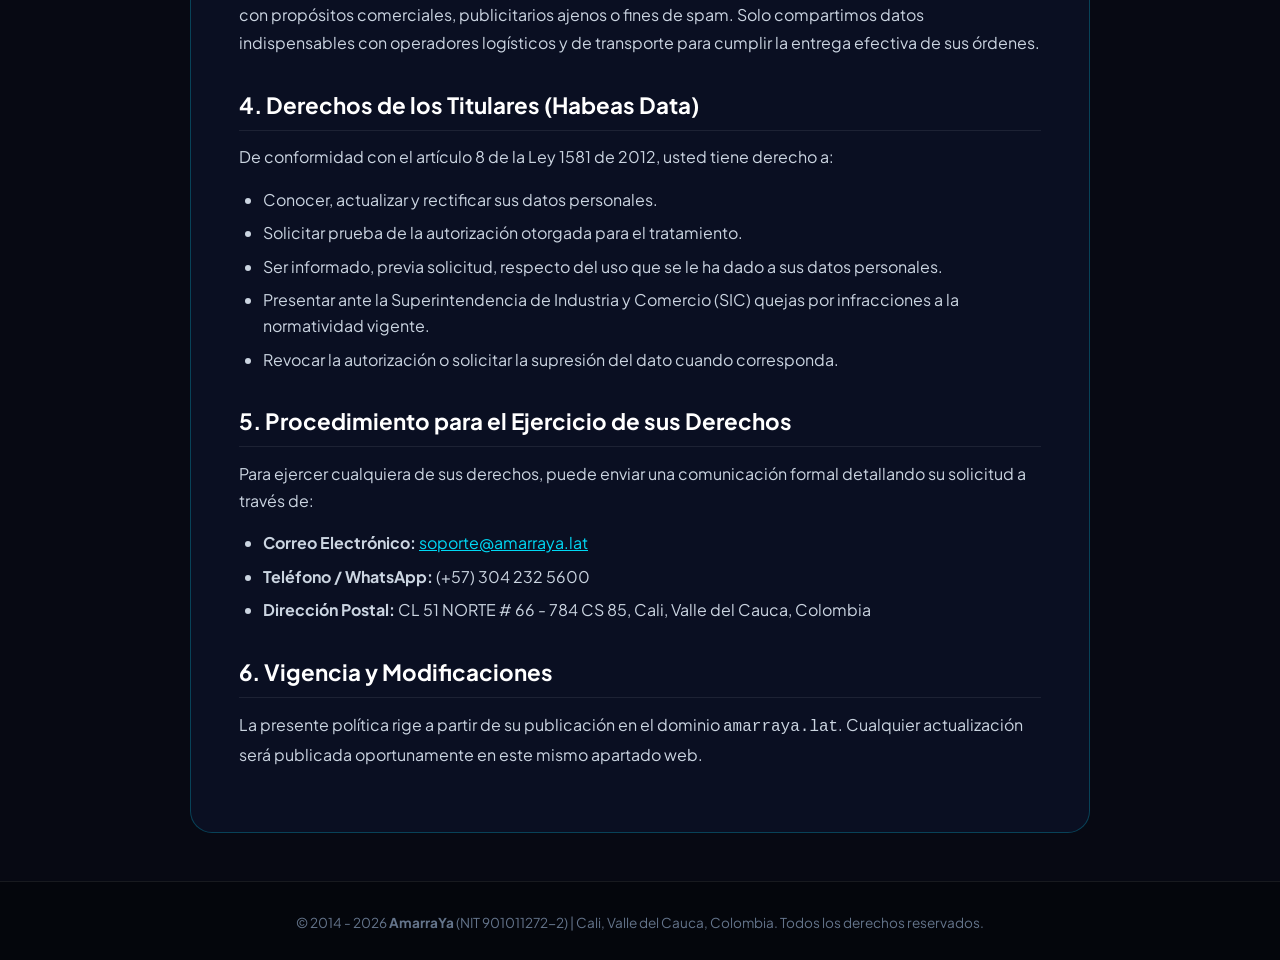
<file: privacidad.html>
<!DOCTYPE html>
<html lang="es">
<head>
  <meta charset="UTF-8">
  <meta name="viewport" content="width=device-width, initial-scale=1.0">
  <meta name="facebook-domain-verification" content="1ud1rcmhscp7yioahx3thlwycq8stz" />
  <title>Política de Privacidad | AmarraYa (NIT 901011272-2)</title>
  <meta name="description" content="Política de Privacidad oficial de AmarraYa. Tratamiento transparente de datos para usuarios, clientes y anunciantes.">
  <link rel="icon" type="image/jpeg" href="assets/img/amarraya-logo.jpg">
  <link rel="preconnect" href="https://fonts.googleapis.com">
  <link rel="preconnect" href="https://fonts.gstatic.com" crossorigin>
  <link href="https://fonts.googleapis.com/css2?family=Outfit:wght@600;700;800&family=Plus+Jakarta+Sans:wght@400;500;600&display=swap" rel="stylesheet">
  <link rel="stylesheet" href="https://cdnjs.cloudflare.com/ajax/libs/font-awesome/6.5.1/css/all.min.css">
  <link rel="stylesheet" href="assets/css/styles.css">
  <style>
    .legal-page-header {
      padding: 60px 0 30px;
      background: linear-gradient(180deg, rgba(13, 18, 40, 0.9) 0%, transparent 100%);
      border-bottom: 1px solid var(--border-subtle);
    }
    .legal-content-box {
      background: var(--bg-card);
      border: 1px solid var(--border-accent);
      border-radius: var(--radius-lg);
      padding: 3rem;
      margin: 3rem auto;
      max-width: 900px;
    }
    .legal-content-box h2 {
      color: #fff;
      font-size: 1.4rem;
      margin: 2rem 0 0.8rem 0;
      border-bottom: 1px solid var(--border-subtle);
      padding-bottom: 6px;
    }
    .legal-content-box p {
      color: #cbd5e1;
      margin-bottom: 1rem;
      line-height: 1.7;
    }
    .legal-content-box ul {
      margin-bottom: 1.2rem;
      padding-left: 1.5rem;
      color: #cbd5e1;
    }
    .legal-content-box li {
      margin-bottom: 0.5rem;
    }
    .company-badge-box {
      background: rgba(0, 217, 245, 0.08);
      border: 1px solid rgba(0, 217, 245, 0.3);
      padding: 1.2rem;
      border-radius: var(--radius-md);
      margin-bottom: 2rem;
    }
  </style>
</head>
<body>
  <div class="cosmic-bg"></div>
  <div class="cosmic-grid"></div>

  <!-- Header -->
  <header class="header">
    <div class="container">
      <div class="nav-content">
        <a href="index.html" class="brand-logo">
          <img src="assets/img/amarraya-logo.jpg" alt="Logo AmarraYa" class="brand-img">
          <div class="brand-text">
            <span class="brand-name">AMARRA<span>YA</span></span>
            <span class="brand-tag">Sujeción & Carga</span>
          </div>
        </a>
        <div>
          <a href="index.html" class="btn btn-outline btn-sm">
            <i class="fa-solid fa-arrow-left"></i> Volver a la Página Principal
          </a>
        </div>
      </div>
    </div>
  </header>

  <section class="legal-page-header">
    <div class="container" style="text-align: center;">
      <span class="section-tag"><i class="fa-solid fa-shield-halved"></i> Transparencia Legal</span>
      <h1 class="section-title">Política de Privacidad y Tratamiento de Información</h1>
      <p style="color: var(--text-muted);">Cumplimiento estricto con la legislación colombiana y estándares de Meta Business</p>
    </div>
  </section>

  <main class="container">
    <div class="legal-content-box">
      <div class="company-badge-box">
        <p style="margin: 0; color: #fff;">
          <strong>Responsable del Tratamiento:</strong> AmarraYa<br>
          <strong>NIT:</strong> 901011272-2<br>
          <strong>Registro Mercantil:</strong> Cámara de Comercio de Cali - Matrícula No. 613326-21<br>
          <strong>Dirección Principal:</strong> CL 51 NORTE # 66 - 784 CS 85, Cali - Valle, Colombia<br>
          <strong>Correo de Notificaciones:</strong> <a href="mailto:soporte@amarraya.lat" style="color: var(--primary);">soporte@amarraya.lat</a><br>
          <strong>Teléfono Oficial:</strong> (+57) 304 232 5600
        </p>
      </div>

      <p>En <strong>AmarraYa</strong> nos comprometemos a garantizar la confidencialidad, integridad y seguridad de la información personal de nuestros visitantes, clientes, contratistas y proveedores. Esta Política de Privacidad describe cómo recolectamos, almacenamos, usamos y protegemos los datos personales de acuerdo con la Constitución Política de Colombia, la <strong>Ley 1581 de 2012</strong>, el Decreto 1377 de 2013 y las directrices de seguridad de plataformas tecnológicas asociadas (Meta Platforms, Inc.).</p>

      <h2>1. Información que Recopilamos</h2>
      <p>AmarraYa obtiene datos personales a través de los formularios del portal web <code>amarraya.lat</code>, conversaciones vía WhatsApp corporativo, correo electrónico o llamadas telefónicas directas:</p>
      <ul>
        <li><strong>Datos de contacto comercial:</strong> Nombre, apellidos, número de cédula o NIT de la empresa representada.</li>
        <li><strong>Datos de ubicación y logística:</strong> Dirección física de entrega de mercancías, ciudad, departamento y código postal.</li>
        <li><strong>Datos de comunicación:</strong> Dirección de correo electrónico y teléfono de contacto o WhatsApp.</li>
        <li><strong>Datos técnicos y de navegación:</strong> Dirección IP, registros de acceso, tipo de navegador y cookies con fines analíticos y de rendimiento.</li>
      </ul>

      <h2>2. Finalidades del Tratamiento de Datos</h2>
      <p>La información recolectada es utilizada para las siguientes finalidades legítimas:</p>
      <ul>
        <li>Gestionar y cotizar solicitudes de productos de amarre y sistemas de carga.</li>
        <li>Coordinar despachos físicos de mercancías a través de empresas transportadoras con cobertura nacional.</li>
        <li>Generación de Facturación Electrónica avalada por la Dirección de Impuestos y Aduanas Nacionales (DIAN).</li>
        <li>Atención a peticiones, quejas, reclamos y solicitudes de garantía postventa.</li>
        <li>Prevención de fraudes y verificación de seguridad en transacciones comerciales.</li>
      </ul>

      <h2>3. No Comercialización de Datos Personales</h2>
      <p><strong>AmarraYa NO vende, no arrienda, no comercializa ni transfiere sus bases de datos personales a terceros</strong> con propósitos comerciales, publicitarios ajenos o fines de spam. Solo compartimos datos indispensables con operadores logísticos y de transporte para cumplir la entrega efectiva de sus órdenes.</p>

      <h2>4. Derechos de los Titulares (Habeas Data)</h2>
      <p>De conformidad con el artículo 8 de la Ley 1581 de 2012, usted tiene derecho a:</p>
      <ul>
        <li>Conocer, actualizar y rectificar sus datos personales.</li>
        <li>Solicitar prueba de la autorización otorgada para el tratamiento.</li>
        <li>Ser informado, previa solicitud, respecto del uso que se le ha dado a sus datos personales.</li>
        <li>Presentar ante la Superintendencia de Industria y Comercio (SIC) quejas por infracciones a la normatividad vigente.</li>
        <li>Revocar la autorización o solicitar la supresión del dato cuando corresponda.</li>
      </ul>

      <h2>5. Procedimiento para el Ejercicio de sus Derechos</h2>
      <p>Para ejercer cualquiera de sus derechos, puede enviar una comunicación formal detallando su solicitud a través de:</p>
      <ul>
        <li><strong>Correo Electrónico:</strong> <a href="mailto:soporte@amarraya.lat" style="color: var(--primary);">soporte@amarraya.lat</a></li>
        <li><strong>Teléfono / WhatsApp:</strong> (+57) 304 232 5600</li>
        <li><strong>Dirección Postal:</strong> CL 51 NORTE # 66 - 784 CS 85, Cali, Valle del Cauca, Colombia</li>
      </ul>

      <h2>6. Vigencia y Modificaciones</h2>
      <p>La presente política rige a partir de su publicación en el dominio <code>amarraya.lat</code>. Cualquier actualización será publicada oportunamente en este mismo apartado web.</p>
    </div>
  </main>

  <footer class="footer" style="padding-top: 30px;">
    <div class="container text-center" style="text-align: center;">
      <p style="color: var(--text-dim); font-size: 0.85rem;">
        &copy; 2014 - 2026 <strong>AmarraYa</strong> (NIT 901011272-2) | Cali, Valle del Cauca, Colombia. Todos los derechos reservados.
      </p>
    </div>
  </footer>
</body>
</html>
</file>
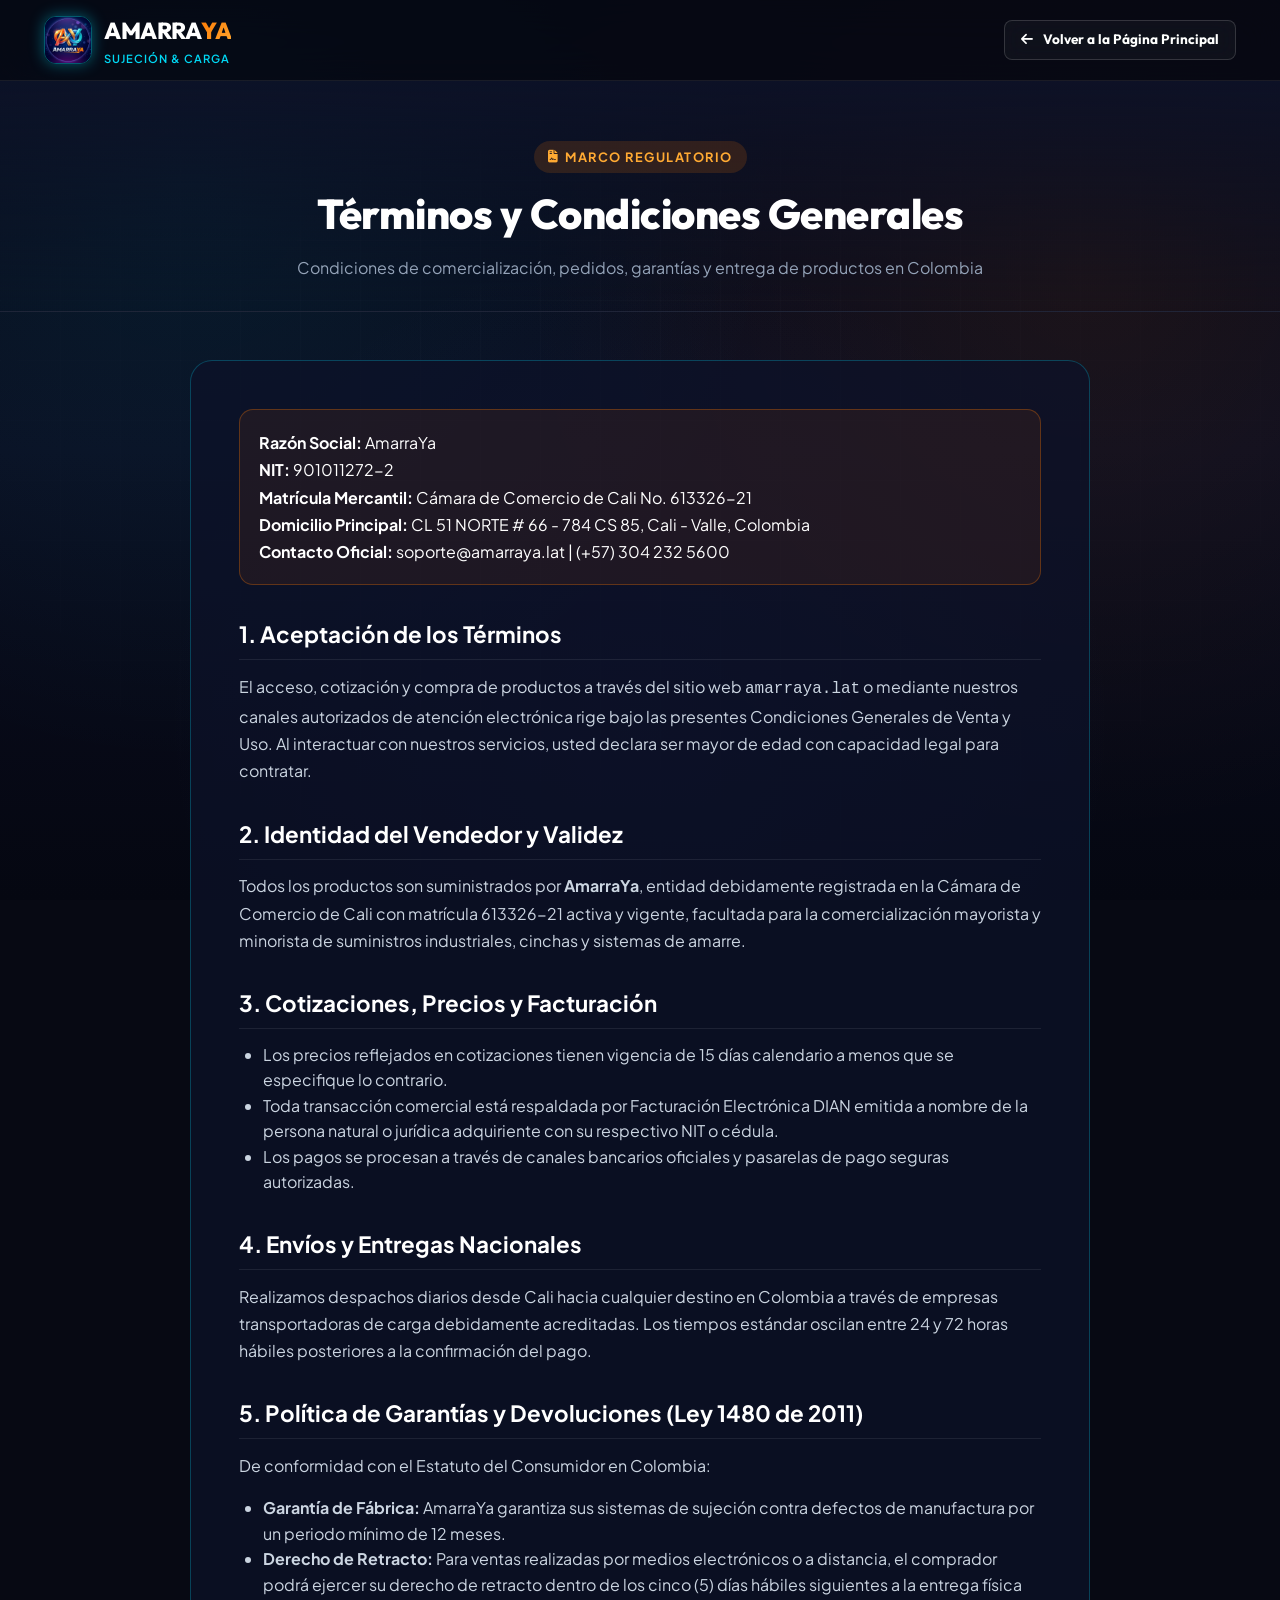
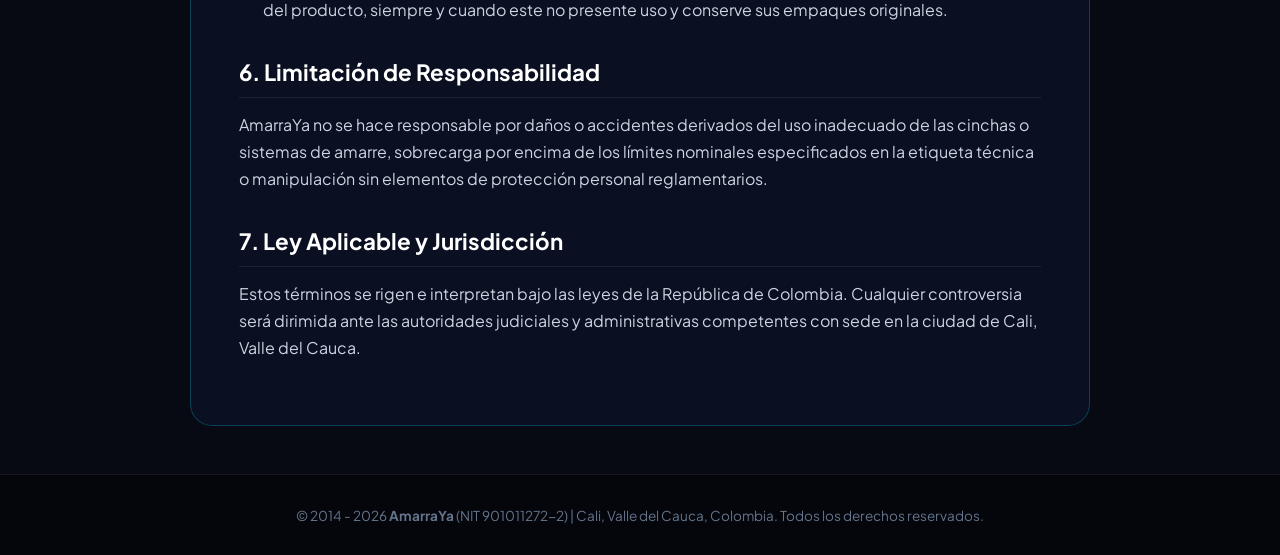
<file: terminos.html>
<!DOCTYPE html>
<html lang="es">
<head>
  <meta charset="UTF-8">
  <meta name="viewport" content="width=device-width, initial-scale=1.0">
  <meta name="facebook-domain-verification" content="1ud1rcmhscp7yioahx3thlwycq8stz" />
  <title>Términos y Condiciones | AmarraYa (NIT 901011272-2)</title>
  <meta name="description" content="Términos y Condiciones de Uso y Venta del sitio web oficial de AmarraYa en Colombia.">
  <link rel="icon" type="image/jpeg" href="assets/img/amarraya-logo.jpg">
  <link rel="preconnect" href="https://fonts.googleapis.com">
  <link rel="preconnect" href="https://fonts.gstatic.com" crossorigin>
  <link href="https://fonts.googleapis.com/css2?family=Outfit:wght@600;700;800&family=Plus+Jakarta+Sans:wght@400;500;600&display=swap" rel="stylesheet">
  <link rel="stylesheet" href="https://cdnjs.cloudflare.com/ajax/libs/font-awesome/6.5.1/css/all.min.css">
  <link rel="stylesheet" href="assets/css/styles.css">
  <style>
    .legal-page-header {
      padding: 60px 0 30px;
      background: linear-gradient(180deg, rgba(13, 18, 40, 0.9) 0%, transparent 100%);
      border-bottom: 1px solid var(--border-subtle);
    }
    .legal-content-box {
      background: var(--bg-card);
      border: 1px solid var(--border-accent);
      border-radius: var(--radius-lg);
      padding: 3rem;
      margin: 3rem auto;
      max-width: 900px;
    }
    .legal-content-box h2 {
      color: #fff;
      font-size: 1.4rem;
      margin: 2rem 0 0.8rem 0;
      border-bottom: 1px solid var(--border-subtle);
      padding-bottom: 6px;
    }
    .legal-content-box p {
      color: #cbd5e1;
      margin-bottom: 1rem;
      line-height: 1.7;
    }
    .legal-content-box ul {
      margin-bottom: 1.2rem;
      padding-left: 1.5rem;
      color: #cbd5e1;
    }
    .company-badge-box {
      background: rgba(255, 119, 0, 0.08);
      border: 1px solid rgba(255, 119, 0, 0.3);
      padding: 1.2rem;
      border-radius: var(--radius-md);
      margin-bottom: 2rem;
    }
  </style>
</head>
<body>
  <div class="cosmic-bg"></div>
  <div class="cosmic-grid"></div>

  <!-- Header -->
  <header class="header">
    <div class="container">
      <div class="nav-content">
        <a href="index.html" class="brand-logo">
          <img src="assets/img/amarraya-logo.jpg" alt="Logo AmarraYa" class="brand-img">
          <div class="brand-text">
            <span class="brand-name">AMARRA<span>YA</span></span>
            <span class="brand-tag">Sujeción & Carga</span>
          </div>
        </a>
        <div>
          <a href="index.html" class="btn btn-outline btn-sm">
            <i class="fa-solid fa-arrow-left"></i> Volver a la Página Principal
          </a>
        </div>
      </div>
    </div>
  </header>

  <section class="legal-page-header">
    <div class="container" style="text-align: center;">
      <span class="section-tag" style="background: rgba(255,119,0,0.15); color: var(--secondary-light);"><i class="fa-solid fa-file-contract"></i> Marco Regulatorio</span>
      <h1 class="section-title">Términos y Condiciones Generales</h1>
      <p style="color: var(--text-muted);">Condiciones de comercialización, pedidos, garantías y entrega de productos en Colombia</p>
    </div>
  </section>

  <main class="container">
    <div class="legal-content-box">
      <div class="company-badge-box">
        <p style="margin: 0; color: #fff;">
          <strong>Razón Social:</strong> AmarraYa<br>
          <strong>NIT:</strong> 901011272-2<br>
          <strong>Matrícula Mercantil:</strong> Cámara de Comercio de Cali No. 613326-21<br>
          <strong>Domicilio Principal:</strong> CL 51 NORTE # 66 - 784 CS 85, Cali - Valle, Colombia<br>
          <strong>Contacto Oficial:</strong> soporte@amarraya.lat | (+57) 304 232 5600
        </p>
      </div>

      <h2>1. Aceptación de los Términos</h2>
      <p>El acceso, cotización y compra de productos a través del sitio web <code>amarraya.lat</code> o mediante nuestros canales autorizados de atención electrónica rige bajo las presentes Condiciones Generales de Venta y Uso. Al interactuar con nuestros servicios, usted declara ser mayor de edad con capacidad legal para contratar.</p>

      <h2>2. Identidad del Vendedor y Validez</h2>
      <p>Todos los productos son suministrados por <strong>AmarraYa</strong>, entidad debidamente registrada en la Cámara de Comercio de Cali con matrícula 613326-21 activa y vigente, facultada para la comercialización mayorista y minorista de suministros industriales, cinchas y sistemas de amarre.</p>

      <h2>3. Cotizaciones, Precios y Facturación</h2>
      <ul>
        <li>Los precios reflejados en cotizaciones tienen vigencia de 15 días calendario a menos que se especifique lo contrario.</li>
        <li>Toda transacción comercial está respaldada por Facturación Electrónica DIAN emitida a nombre de la persona natural o jurídica adquiriente con su respectivo NIT o cédula.</li>
        <li>Los pagos se procesan a través de canales bancarios oficiales y pasarelas de pago seguras autorizadas.</li>
      </ul>

      <h2>4. Envíos y Entregas Nacionales</h2>
      <p>Realizamos despachos diarios desde Cali hacia cualquier destino en Colombia a través de empresas transportadoras de carga debidamente acreditadas. Los tiempos estándar oscilan entre 24 y 72 horas hábiles posteriores a la confirmación del pago.</p>

      <h2>5. Política de Garantías y Devoluciones (Ley 1480 de 2011)</h2>
      <p>De conformidad con el Estatuto del Consumidor en Colombia:</p>
      <ul>
        <li><strong>Garantía de Fábrica:</strong> AmarraYa garantiza sus sistemas de sujeción contra defectos de manufactura por un periodo mínimo de 12 meses.</li>
        <li><strong>Derecho de Retracto:</strong> Para ventas realizadas por medios electrónicos o a distancia, el comprador podrá ejercer su derecho de retracto dentro de los cinco (5) días hábiles siguientes a la entrega física del producto, siempre y cuando este no presente uso y conserve sus empaques originales.</li>
      </ul>

      <h2>6. Limitación de Responsabilidad</h2>
      <p>AmarraYa no se hace responsable por daños o accidentes derivados del uso inadecuado de las cinchas o sistemas de amarre, sobrecarga por encima de los límites nominales especificados en la etiqueta técnica o manipulación sin elementos de protección personal reglamentarios.</p>

      <h2>7. Ley Aplicable y Jurisdicción</h2>
      <p>Estos términos se rigen e interpretan bajo las leyes de la República de Colombia. Cualquier controversia será dirimida ante las autoridades judiciales y administrativas competentes con sede en la ciudad de Cali, Valle del Cauca.</p>
    </div>
  </main>

  <footer class="footer" style="padding-top: 30px;">
    <div class="container text-center" style="text-align: center;">
      <p style="color: var(--text-dim); font-size: 0.85rem;">
        &copy; 2014 - 2026 <strong>AmarraYa</strong> (NIT 901011272-2) | Cali, Valle del Cauca, Colombia. Todos los derechos reservados.
      </p>
    </div>
  </footer>
</body>
</html>
</file>
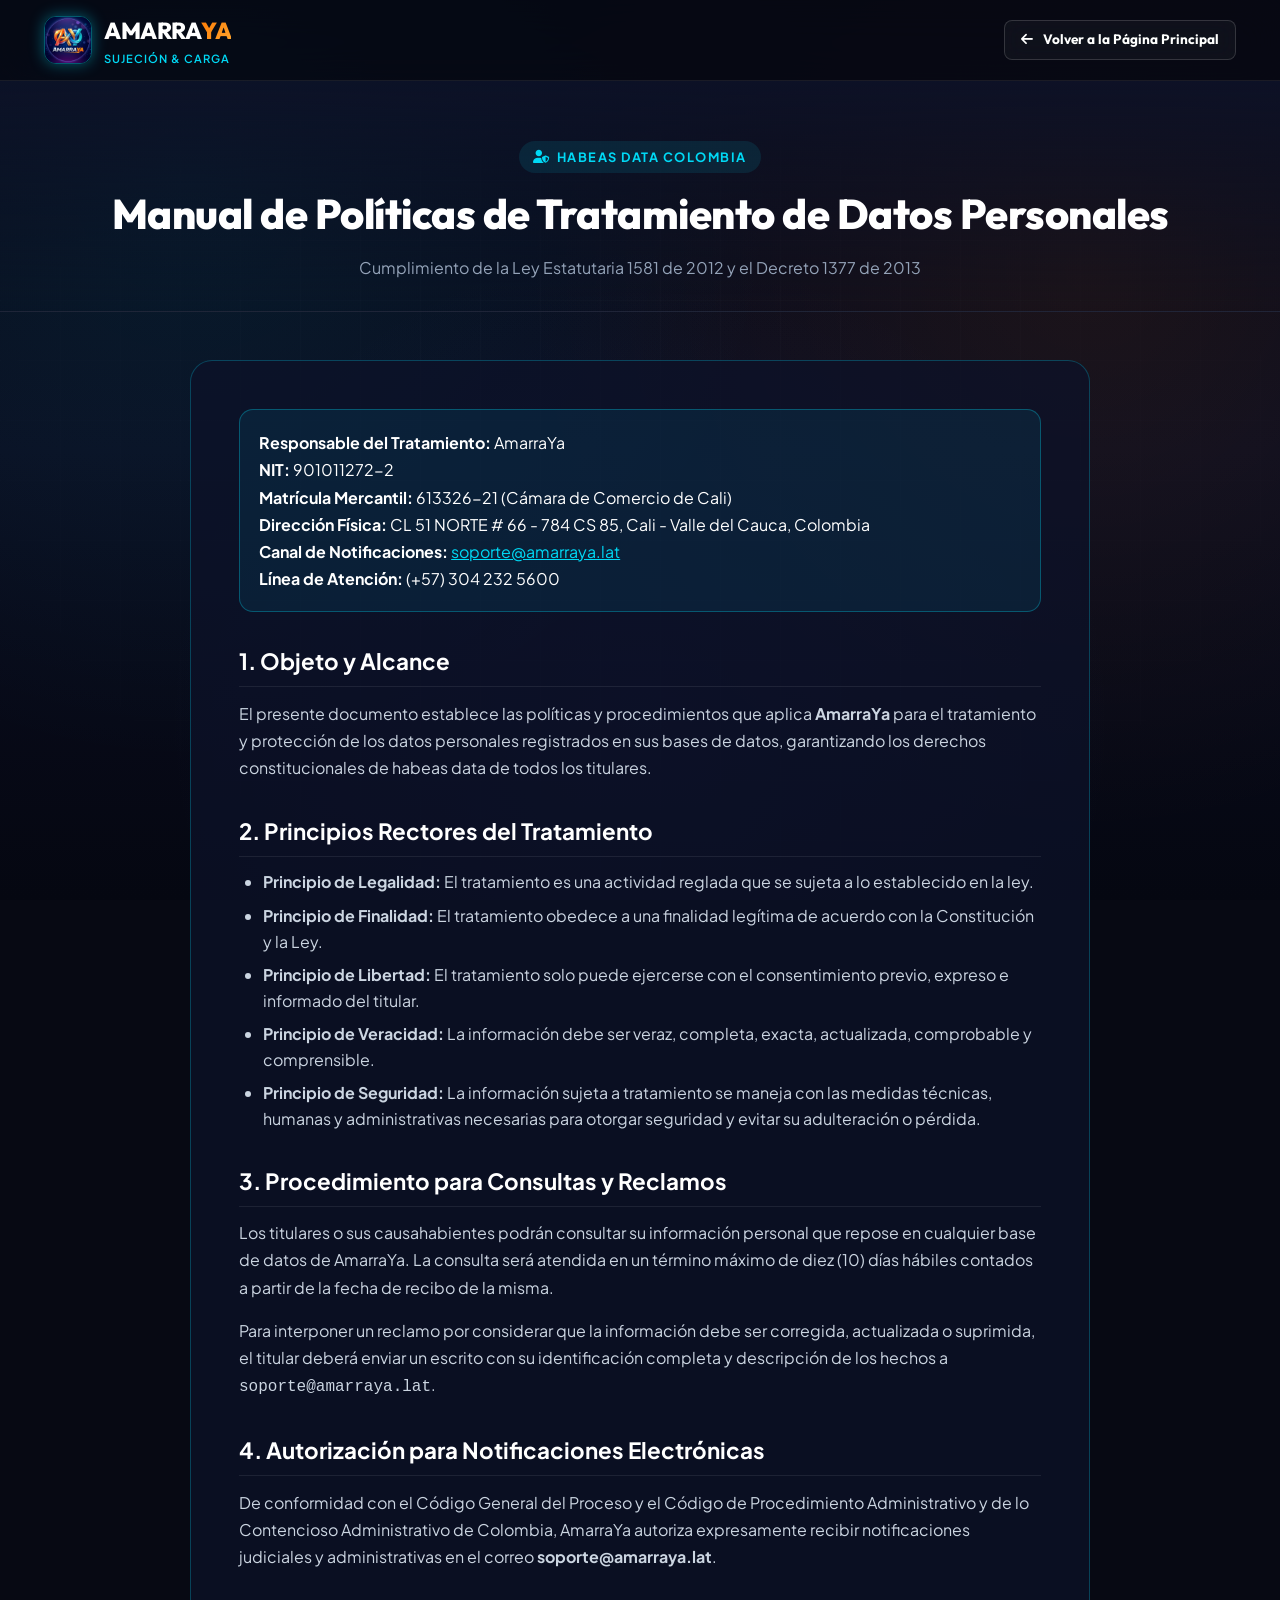
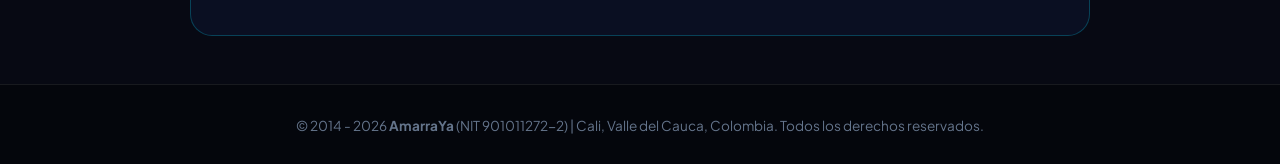
<file: tratamiento-datos.html>
<!DOCTYPE html>
<html lang="es">
<head>
  <meta charset="UTF-8">
  <meta name="viewport" content="width=device-width, initial-scale=1.0">
  <meta name="facebook-domain-verification" content="1ud1rcmhscp7yioahx3thlwycq8stz" />
  <title>Tratamiento de Datos Personales | AmarraYa (NIT 901011272-2)</title>
  <meta name="description" content="Política y Manual de Tratamiento de Datos Personales de AmarraYa según la Ley 1581 de 2012 de Colombia.">
  <link rel="icon" type="image/jpeg" href="assets/img/amarraya-logo.jpg">
  <link rel="preconnect" href="https://fonts.googleapis.com">
  <link rel="preconnect" href="https://fonts.gstatic.com" crossorigin>
  <link href="https://fonts.googleapis.com/css2?family=Outfit:wght@600;700;800&family=Plus+Jakarta+Sans:wght@400;500;600&display=swap" rel="stylesheet">
  <link rel="stylesheet" href="https://cdnjs.cloudflare.com/ajax/libs/font-awesome/6.5.1/css/all.min.css">
  <link rel="stylesheet" href="assets/css/styles.css">
  <style>
    .legal-page-header {
      padding: 60px 0 30px;
      background: linear-gradient(180deg, rgba(13, 18, 40, 0.9) 0%, transparent 100%);
      border-bottom: 1px solid var(--border-subtle);
    }
    .legal-content-box {
      background: var(--bg-card);
      border: 1px solid var(--border-accent);
      border-radius: var(--radius-lg);
      padding: 3rem;
      margin: 3rem auto;
      max-width: 900px;
    }
    .legal-content-box h2 {
      color: #fff;
      font-size: 1.4rem;
      margin: 2rem 0 0.8rem 0;
      border-bottom: 1px solid var(--border-subtle);
      padding-bottom: 6px;
    }
    .legal-content-box p {
      color: #cbd5e1;
      margin-bottom: 1rem;
      line-height: 1.7;
    }
    .legal-content-box ul {
      margin-bottom: 1.2rem;
      padding-left: 1.5rem;
      color: #cbd5e1;
    }
    .legal-content-box li {
      margin-bottom: 0.5rem;
    }
    .company-badge-box {
      background: rgba(0, 217, 245, 0.08);
      border: 1px solid rgba(0, 217, 245, 0.3);
      padding: 1.2rem;
      border-radius: var(--radius-md);
      margin-bottom: 2rem;
    }
  </style>
</head>
<body>
  <div class="cosmic-bg"></div>
  <div class="cosmic-grid"></div>

  <!-- Header -->
  <header class="header">
    <div class="container">
      <div class="nav-content">
        <a href="index.html" class="brand-logo">
          <img src="assets/img/amarraya-logo.jpg" alt="Logo AmarraYa" class="brand-img">
          <div class="brand-text">
            <span class="brand-name">AMARRA<span>YA</span></span>
            <span class="brand-tag">Sujeción & Carga</span>
          </div>
        </a>
        <div>
          <a href="index.html" class="btn btn-outline btn-sm">
            <i class="fa-solid fa-arrow-left"></i> Volver a la Página Principal
          </a>
        </div>
      </div>
    </div>
  </header>

  <section class="legal-page-header">
    <div class="container" style="text-align: center;">
      <span class="section-tag"><i class="fa-solid fa-user-shield"></i> Habeas Data Colombia</span>
      <h1 class="section-title">Manual de Políticas de Tratamiento de Datos Personales</h1>
      <p style="color: var(--text-muted);">Cumplimiento de la Ley Estatutaria 1581 de 2012 y el Decreto 1377 de 2013</p>
    </div>
  </section>

  <main class="container">
    <div class="legal-content-box">
      <div class="company-badge-box">
        <p style="margin: 0; color: #fff;">
          <strong>Responsable del Tratamiento:</strong> AmarraYa<br>
          <strong>NIT:</strong> 901011272-2<br>
          <strong>Matrícula Mercantil:</strong> 613326-21 (Cámara de Comercio de Cali)<br>
          <strong>Dirección Física:</strong> CL 51 NORTE # 66 - 784 CS 85, Cali - Valle del Cauca, Colombia<br>
          <strong>Canal de Notificaciones:</strong> <a href="mailto:soporte@amarraya.lat" style="color: var(--primary);">soporte@amarraya.lat</a><br>
          <strong>Línea de Atención:</strong> (+57) 304 232 5600
        </p>
      </div>

      <h2>1. Objeto y Alcance</h2>
      <p>El presente documento establece las políticas y procedimientos que aplica <strong>AmarraYa</strong> para el tratamiento y protección de los datos personales registrados en sus bases de datos, garantizando los derechos constitucionales de habeas data de todos los titulares.</p>

      <h2>2. Principios Rectores del Tratamiento</h2>
      <ul>
        <li><strong>Principio de Legalidad:</strong> El tratamiento es una actividad reglada que se sujeta a lo establecido en la ley.</li>
        <li><strong>Principio de Finalidad:</strong> El tratamiento obedece a una finalidad legítima de acuerdo con la Constitución y la Ley.</li>
        <li><strong>Principio de Libertad:</strong> El tratamiento solo puede ejercerse con el consentimiento previo, expreso e informado del titular.</li>
        <li><strong>Principio de Veracidad:</strong> La información debe ser veraz, completa, exacta, actualizada, comprobable y comprensible.</li>
        <li><strong>Principio de Seguridad:</strong> La información sujeta a tratamiento se maneja con las medidas técnicas, humanas y administrativas necesarias para otorgar seguridad y evitar su adulteración o pérdida.</li>
      </ul>

      <h2>3. Procedimiento para Consultas y Reclamos</h2>
      <p>Los titulares o sus causahabientes podrán consultar su información personal que repose en cualquier base de datos de AmarraYa. La consulta será atendida en un término máximo de diez (10) días hábiles contados a partir de la fecha de recibo de la misma.</p>
      <p>Para interponer un reclamo por considerar que la información debe ser corregida, actualizada o suprimida, el titular deberá enviar un escrito con su identificación completa y descripción de los hechos a <code>soporte@amarraya.lat</code>.</p>

      <h2>4. Autorización para Notificaciones Electrónicas</h2>
      <p>De conformidad con el Código General del Proceso y el Código de Procedimiento Administrativo y de lo Contencioso Administrativo de Colombia, AmarraYa autoriza expresamente recibir notificaciones judiciales y administrativas en el correo <strong>soporte@amarraya.lat</strong>.</p>
    </div>
  </main>

  <footer class="footer" style="padding-top: 30px;">
    <div class="container text-center" style="text-align: center;">
      <p style="color: var(--text-dim); font-size: 0.85rem;">
        &copy; 2014 - 2026 <strong>AmarraYa</strong> (NIT 901011272-2) | Cali, Valle del Cauca, Colombia. Todos los derechos reservados.
      </p>
    </div>
  </footer>
</body>
</html>
</file>
<file: assets/css/styles.css>
/* ==========================================================================
   AMARRAYA.LAT - STYLESHEET
   High-Tech Industrial & Cargo Securing Solutions
   Aesthetic: Cyberpunk/Cosmic Dark Glow (Cyan Neon & Amber Orange)
   ========================================================================== */

:root {
  --bg-dark: #070913;
  --bg-card: rgba(13, 18, 40, 0.75);
  --bg-card-hover: rgba(20, 28, 60, 0.85);
  --bg-elevated: #0f1530;
  
  --primary: #00d9f5;
  --primary-glow: rgba(0, 217, 245, 0.35);
  --primary-light: #5df0ff;
  
  --secondary: #ff7700;
  --secondary-glow: rgba(255, 119, 0, 0.35);
  --secondary-light: #ffaa33;
  
  --text-main: #f0f4fc;
  --text-muted: #94a3b8;
  --text-dim: #64748b;
  
  --border-subtle: rgba(255, 255, 255, 0.08);
  --border-accent: rgba(0, 217, 245, 0.25);
  --border-amber: rgba(255, 119, 0, 0.3);
  
  --font-heading: 'Outfit', -apple-system, BlinkMacSystemFont, 'Segoe UI', Roboto, sans-serif;
  --font-body: 'Plus Jakarta Sans', -apple-system, BlinkMacSystemFont, 'Segoe UI', Roboto, sans-serif;
  
  --radius-sm: 8px;
  --radius-md: 14px;
  --radius-lg: 22px;
  --radius-xl: 32px;
  
  --transition: all 0.3s cubic-bezier(0.16, 1, 0.3, 1);
  --shadow-glow-cyan: 0 0 35px rgba(0, 217, 245, 0.25);
  --shadow-glow-orange: 0 0 35px rgba(255, 119, 0, 0.25);
}

/* Base Reset */
*, *::before, *::after {
  box-sizing: border-box;
  margin: 0;
  padding: 0;
}

html {
  scroll-behavior: smooth;
  font-size: 16px;
  color-scheme: dark;
}

body {
  font-family: var(--font-body);
  background-color: var(--bg-dark);
  color: var(--text-main);
  line-height: 1.6;
  overflow-x: hidden;
  position: relative;
  -webkit-font-smoothing: antialiased;
}

/* Background Cosmic Grid & Ambient Light */
.cosmic-bg {
  position: fixed;
  top: 0;
  left: 0;
  width: 100vw;
  height: 100vh;
  z-index: -1;
  pointer-events: none;
  background: 
    radial-gradient(circle at 15% 20%, rgba(0, 217, 245, 0.08) 0%, transparent 45%),
    radial-gradient(circle at 85% 30%, rgba(255, 119, 0, 0.08) 0%, transparent 45%),
    radial-gradient(circle at 50% 80%, rgba(99, 102, 241, 0.06) 0%, transparent 50%),
    linear-gradient(180deg, #060814 0%, #0a0d20 50%, #050711 100%);
}

.cosmic-grid {
  position: fixed;
  top: 0;
  left: 0;
  width: 100vw;
  height: 100vh;
  z-index: -1;
  pointer-events: none;
  background-size: 60px 60px;
  background-image: 
    linear-gradient(to right, rgba(255, 255, 255, 0.02) 1px, transparent 1px),
    linear-gradient(to bottom, rgba(255, 255, 255, 0.02) 1px, transparent 1px);
  mask-image: radial-gradient(ellipse at center, rgba(0,0,0,1) 0%, rgba(0,0,0,0.3) 70%, transparent 100%);
}

/* Container */
.container {
  width: 100%;
  max-width: 1240px;
  margin: 0 auto;
  padding: 0 1.5rem;
}

/* Top Verification Notification Bar */
.top-bar {
  background: linear-gradient(90deg, rgba(255, 119, 0, 0.2) 0%, rgba(0, 217, 245, 0.2) 100%);
  border-bottom: 1px solid rgba(255, 255, 255, 0.1);
  padding: 8px 0;
  font-size: 0.82rem;
  font-weight: 500;
  color: #e2e8f0;
  position: relative;
  z-index: 100;
}

.top-bar .container {
  display: flex;
  justify-content: space-between;
  align-items: center;
  flex-wrap: wrap;
  gap: 0.5rem;
}

.top-bar-item {
  display: inline-flex;
  align-items: center;
  gap: 6px;
}

.top-bar-item i {
  color: var(--primary);
}

.top-bar-item strong {
  color: #fff;
}

.top-bar-links a {
  color: var(--primary-light);
  text-decoration: none;
  margin-left: 12px;
  transition: var(--transition);
}

.top-bar-links a:hover {
  text-decoration: underline;
  color: #fff;
}

/* Navigation Header */
.header {
  position: sticky;
  top: 0;
  z-index: 99;
  background: rgba(7, 9, 19, 0.85);
  backdrop-filter: blur(20px);
  -webkit-backdrop-filter: blur(20px);
  border-bottom: 1px solid var(--border-subtle);
  transition: var(--transition);
}

.header.scrolled {
  background: rgba(5, 7, 15, 0.95);
  box-shadow: 0 10px 30px rgba(0, 0, 0, 0.5);
  border-bottom: 1px solid rgba(0, 217, 245, 0.2);
}

.nav-content {
  display: flex;
  align-items: center;
  justify-content: space-between;
  height: 80px;
}

.brand-logo {
  display: flex;
  align-items: center;
  gap: 12px;
  text-decoration: none;
}

.brand-img {
  width: 48px;
  height: 48px;
  border-radius: 12px;
  object-fit: cover;
  box-shadow: 0 0 15px rgba(0, 217, 245, 0.4);
  border: 1px solid rgba(0, 217, 245, 0.4);
  transition: var(--transition);
}

.brand-logo:hover .brand-img {
  transform: scale(1.05) rotate(2deg);
  box-shadow: 0 0 25px rgba(255, 119, 0, 0.5);
}

.brand-text {
  display: flex;
  flex-direction: column;
}

.brand-name {
  font-family: var(--font-heading);
  font-size: 1.45rem;
  font-weight: 800;
  letter-spacing: -0.5px;
  color: #fff;
  display: flex;
  align-items: center;
}

.brand-name span {
  background: linear-gradient(135deg, var(--secondary), var(--secondary-light));
  -webkit-background-clip: text;
  -webkit-text-fill-color: transparent;
}

.brand-tag {
  font-size: 0.7rem;
  font-weight: 600;
  letter-spacing: 1px;
  color: var(--primary);
  text-transform: uppercase;
}

.nav-links {
  display: flex;
  list-style: none;
  align-items: center;
  gap: 2rem;
}

.nav-link {
  color: var(--text-muted);
  text-decoration: none;
  font-weight: 600;
  font-size: 0.95rem;
  transition: var(--transition);
  position: relative;
  padding: 4px 0;
}

.nav-link:hover,
.nav-link.active {
  color: #fff;
}

.nav-link::after {
  content: '';
  position: absolute;
  bottom: 0;
  left: 0;
  width: 0%;
  height: 2px;
  background: linear-gradient(90deg, var(--primary), var(--secondary));
  transition: var(--transition);
  border-radius: 2px;
}

.nav-link:hover::after,
.nav-link.active::after {
  width: 100%;
}

.nav-actions {
  display: flex;
  align-items: center;
  gap: 1rem;
}

.mobile-toggle {
  display: none;
  background: transparent;
  border: none;
  color: #fff;
  font-size: 1.5rem;
  cursor: pointer;
}

/* Buttons */
.btn {
  display: inline-flex;
  align-items: center;
  justify-content: center;
  gap: 10px;
  padding: 12px 26px;
  font-size: 0.95rem;
  font-weight: 700;
  border-radius: var(--radius-md);
  text-decoration: none;
  cursor: pointer;
  transition: var(--transition);
  border: 1px solid transparent;
  font-family: var(--font-heading);
}

.btn-primary {
  background: linear-gradient(135deg, #ff6b00 0%, #ff8c00 50%, #ffa500 100%);
  color: #fff;
  box-shadow: 0 4px 20px rgba(255, 107, 0, 0.4);
}

.btn-primary:hover {
  transform: translateY(-2px);
  box-shadow: 0 8px 25px rgba(255, 107, 0, 0.6);
  background: linear-gradient(135deg, #ff7a14 0%, #ff981a 100%);
}

.btn-cyan {
  background: linear-gradient(135deg, #00c6ff 0%, #0072ff 100%);
  color: #fff;
  box-shadow: 0 4px 20px rgba(0, 198, 255, 0.35);
}

.btn-cyan:hover {
  transform: translateY(-2px);
  box-shadow: 0 8px 30px rgba(0, 198, 255, 0.6);
}

.btn-outline {
  background: rgba(255, 255, 255, 0.04);
  color: #fff;
  border: 1px solid rgba(255, 255, 255, 0.15);
  backdrop-filter: blur(10px);
}

.btn-outline:hover {
  background: rgba(255, 255, 255, 0.08);
  border-color: var(--primary);
  color: var(--primary-light);
  transform: translateY(-2px);
  box-shadow: 0 0 20px rgba(0, 217, 245, 0.2);
}

.btn-sm {
  padding: 8px 16px;
  font-size: 0.85rem;
  border-radius: var(--radius-sm);
}

.btn-lg {
  padding: 15px 32px;
  font-size: 1.05rem;
}

/* Hero Section */
.hero-section {
  position: relative;
  padding: 90px 0 80px 0;
  overflow: hidden;
}

.hero-grid {
  display: grid;
  grid-template-columns: 1.15fr 0.85fr;
  align-items: center;
  gap: 4rem;
}

.hero-badge {
  display: inline-flex;
  align-items: center;
  gap: 8px;
  background: rgba(0, 217, 245, 0.1);
  border: 1px solid rgba(0, 217, 245, 0.3);
  padding: 6px 16px;
  border-radius: 50px;
  font-size: 0.82rem;
  font-weight: 600;
  color: var(--primary-light);
  margin-bottom: 1.5rem;
  backdrop-filter: blur(8px);
}

.hero-badge i {
  color: var(--primary);
  animation: pulseDot 2s infinite;
}

@keyframes pulseDot {
  0%, 100% { opacity: 1; transform: scale(1); }
  50% { opacity: 0.5; transform: scale(1.15); }
}

.hero-title {
  font-family: var(--font-heading);
  font-size: 3.5rem;
  font-weight: 900;
  line-height: 1.12;
  letter-spacing: -1px;
  margin-bottom: 1.5rem;
  color: #fff;
}

.gradient-text-cyan {
  background: linear-gradient(135deg, #5df0ff 0%, #00d9f5 50%, #0088ff 100%);
  -webkit-background-clip: text;
  -webkit-text-fill-color: transparent;
}

.gradient-text-amber {
  background: linear-gradient(135deg, #ffaa33 0%, #ff7700 100%);
  -webkit-background-clip: text;
  -webkit-text-fill-color: transparent;
}

.hero-subtitle {
  font-size: 1.15rem;
  color: var(--text-muted);
  line-height: 1.7;
  margin-bottom: 2.2rem;
  max-width: 580px;
}

.hero-actions {
  display: flex;
  align-items: center;
  gap: 1.2rem;
  flex-wrap: wrap;
  margin-bottom: 3rem;
}

.hero-trust-metrics {
  display: grid;
  grid-template-columns: repeat(3, 1fr);
  gap: 1.5rem;
  padding-top: 2rem;
  border-top: 1px solid var(--border-subtle);
}

.trust-metric-item h4 {
  font-family: var(--font-heading);
  font-size: 1.8rem;
  font-weight: 800;
  color: #fff;
  margin-bottom: 2px;
}

.trust-metric-item p {
  font-size: 0.85rem;
  color: var(--text-muted);
}

/* Hero Media / Graphic Showcase */
.hero-visual {
  position: relative;
  display: flex;
  justify-content: center;
  align-items: center;
}

.hero-image-wrapper {
  position: relative;
  width: 100%;
  max-width: 520px;
  border-radius: var(--radius-xl);
  padding: 10px;
  background: linear-gradient(145deg, rgba(0, 217, 245, 0.3), rgba(255, 119, 0, 0.2) 60%, rgba(255, 255, 255, 0.05));
  box-shadow: 0 20px 60px rgba(0, 0, 0, 0.7), 0 0 50px rgba(0, 217, 245, 0.2);
  transition: var(--transition);
}

.hero-image-wrapper:hover {
  transform: translateY(-5px);
  box-shadow: 0 30px 80px rgba(0, 0, 0, 0.8), 0 0 70px rgba(255, 119, 0, 0.3);
}

.hero-banner-img {
  width: 100%;
  height: auto;
  border-radius: calc(var(--radius-xl) - 6px);
  display: block;
}

/* Floating Badges on Hero Image */
.floating-card {
  position: absolute;
  background: rgba(13, 18, 40, 0.85);
  backdrop-filter: blur(16px);
  border: 1px solid var(--border-accent);
  padding: 12px 18px;
  border-radius: var(--radius-md);
  display: flex;
  align-items: center;
  gap: 12px;
  box-shadow: 0 15px 35px rgba(0, 0, 0, 0.5);
  animation: float 4s ease-in-out infinite;
}

.floating-card-1 {
  top: -20px;
  right: -20px;
}

.floating-card-2 {
  bottom: -25px;
  left: -20px;
  border-color: var(--border-amber);
  animation-delay: 2s;
}

@keyframes float {
  0%, 100% { transform: translateY(0); }
  50% { transform: translateY(-8px); }
}

.floating-icon {
  width: 40px;
  height: 40px;
  border-radius: 10px;
  display: flex;
  align-items: center;
  justify-content: center;
  font-size: 1.1rem;
}

.floating-icon.cyan {
  background: rgba(0, 217, 245, 0.15);
  color: var(--primary);
}

.floating-icon.amber {
  background: rgba(255, 119, 0, 0.15);
  color: var(--secondary);
}

.floating-info h5 {
  font-size: 0.88rem;
  font-weight: 700;
  color: #fff;
}

.floating-info p {
  font-size: 0.75rem;
  color: var(--text-muted);
}

/* Legal Verification Banner Section (CRITICAL FOR META) */
.legal-bar-section {
  padding: 30px 0;
  background: linear-gradient(90deg, rgba(13, 18, 40, 0.95), rgba(20, 27, 56, 0.95));
  border-top: 1px solid rgba(0, 217, 245, 0.2);
  border-bottom: 1px solid rgba(255, 119, 0, 0.2);
}

.legal-grid {
  display: grid;
  grid-template-columns: repeat(4, 1fr);
  gap: 1.5rem;
}

.legal-item {
  display: flex;
  align-items: center;
  gap: 14px;
  padding: 12px 16px;
  background: rgba(255, 255, 255, 0.02);
  border: 1px solid var(--border-subtle);
  border-radius: var(--radius-md);
  transition: var(--transition);
}

.legal-item:hover {
  background: rgba(255, 255, 255, 0.04);
  border-color: var(--border-accent);
}

.legal-item i {
  font-size: 1.8rem;
  color: var(--primary);
}

.legal-item-text {
  display: flex;
  flex-direction: column;
}

.legal-label {
  font-size: 0.72rem;
  text-transform: uppercase;
  letter-spacing: 0.5px;
  color: var(--text-dim);
  font-weight: 600;
}

.legal-value {
  font-size: 0.92rem;
  font-weight: 700;
  color: #fff;
}

/* Section Header Styles */
.section {
  padding: 100px 0;
  position: relative;
}

.section-header {
  text-align: center;
  max-width: 720px;
  margin: 0 auto 4rem auto;
}

.section-tag {
  display: inline-flex;
  align-items: center;
  gap: 6px;
  font-size: 0.8rem;
  font-weight: 700;
  letter-spacing: 1.5px;
  text-transform: uppercase;
  color: var(--primary);
  background: rgba(0, 217, 245, 0.1);
  padding: 6px 14px;
  border-radius: 30px;
  margin-bottom: 1rem;
}

.section-title {
  font-family: var(--font-heading);
  font-size: 2.6rem;
  font-weight: 800;
  color: #fff;
  letter-spacing: -0.5px;
  margin-bottom: 1rem;
  line-height: 1.2;
}

.section-desc {
  font-size: 1.05rem;
  color: var(--text-muted);
  line-height: 1.7;
}

/* Features Grid */
.features-grid {
  display: grid;
  grid-template-columns: repeat(3, 1fr);
  gap: 2rem;
}

.feature-card {
  background: var(--bg-card);
  border: 1px solid var(--border-subtle);
  border-radius: var(--radius-lg);
  padding: 2.5rem 2rem;
  transition: var(--transition);
  position: relative;
  overflow: hidden;
  display: flex;
  flex-direction: column;
}

.feature-card::before {
  content: '';
  position: absolute;
  top: 0;
  left: 0;
  right: 0;
  height: 3px;
  background: linear-gradient(90deg, transparent, var(--primary), transparent);
  opacity: 0;
  transition: var(--transition);
}

.feature-card:hover {
  transform: translateY(-8px);
  background: var(--bg-card-hover);
  border-color: rgba(0, 217, 245, 0.35);
  box-shadow: 0 15px 35px rgba(0, 0, 0, 0.5), 0 0 25px rgba(0, 217, 245, 0.15);
}

.feature-card:hover::before {
  opacity: 1;
}

.feature-icon-wrapper {
  width: 60px;
  height: 60px;
  border-radius: var(--radius-md);
  background: rgba(0, 217, 245, 0.1);
  border: 1px solid rgba(0, 217, 245, 0.2);
  display: flex;
  align-items: center;
  justify-content: center;
  font-size: 1.6rem;
  color: var(--primary);
  margin-bottom: 1.8rem;
  transition: var(--transition);
}

.feature-card:hover .feature-icon-wrapper {
  background: linear-gradient(135deg, var(--primary), var(--secondary));
  color: #fff;
  border-color: transparent;
  transform: scale(1.08);
}

.feature-card h3 {
  font-family: var(--font-heading);
  font-size: 1.35rem;
  font-weight: 700;
  color: #fff;
  margin-bottom: 0.8rem;
}

.feature-card p {
  color: var(--text-muted);
  font-size: 0.95rem;
  line-height: 1.65;
  margin-bottom: 1.5rem;
  flex-grow: 1;
}

.feature-list {
  list-style: none;
  border-top: 1px solid var(--border-subtle);
  padding-top: 1.2rem;
}

.feature-list li {
  display: flex;
  align-items: center;
  gap: 8px;
  font-size: 0.85rem;
  color: #cbd5e1;
  margin-bottom: 0.5rem;
}

.feature-list li i {
  color: var(--secondary);
  font-size: 0.75rem;
}

/* Products & Solutions Grid */
.products-grid {
  display: grid;
  grid-template-columns: repeat(4, 1fr);
  gap: 1.5rem;
}

.product-card {
  background: var(--bg-card);
  border: 1px solid var(--border-subtle);
  border-radius: var(--radius-lg);
  padding: 1.5rem;
  display: flex;
  flex-direction: column;
  transition: var(--transition);
  position: relative;
}

.product-card:hover {
  transform: translateY(-6px);
  border-color: var(--border-amber);
  box-shadow: 0 15px 30px rgba(0, 0, 0, 0.6), 0 0 25px rgba(255, 119, 0, 0.2);
}

.product-tag {
  align-self: flex-start;
  font-size: 0.72rem;
  font-weight: 700;
  text-transform: uppercase;
  color: var(--secondary-light);
  background: rgba(255, 119, 0, 0.15);
  padding: 4px 10px;
  border-radius: 20px;
  margin-bottom: 1rem;
}

.product-img-box {
  width: 100%;
  height: 160px;
  background: radial-gradient(circle, rgba(0, 217, 245, 0.15) 0%, rgba(7, 9, 19, 0.6) 80%);
  border-radius: var(--radius-md);
  display: flex;
  align-items: center;
  justify-content: center;
  margin-bottom: 1.2rem;
  border: 1px solid var(--border-subtle);
  overflow: hidden;
}

.product-img-box i {
  font-size: 4rem;
  color: var(--primary);
  opacity: 0.85;
  transition: var(--transition);
}

.product-card:hover .product-img-box i {
  transform: scale(1.15) rotate(4deg);
  color: var(--secondary-light);
}

.product-card h4 {
  font-family: var(--font-heading);
  font-size: 1.15rem;
  font-weight: 700;
  color: #fff;
  margin-bottom: 0.5rem;
}

.product-card p {
  font-size: 0.85rem;
  color: var(--text-muted);
  line-height: 1.5;
  margin-bottom: 1.2rem;
  flex-grow: 1;
}

.product-specs {
  background: rgba(255, 255, 255, 0.03);
  padding: 8px 12px;
  border-radius: var(--radius-sm);
  font-size: 0.78rem;
  color: #cbd5e1;
  margin-bottom: 1.2rem;
}

.product-specs span {
  display: block;
  color: var(--text-dim);
}

/* About / Company Story Section */
.about-section {
  background: linear-gradient(180deg, transparent 0%, rgba(13, 18, 40, 0.6) 50%, transparent 100%);
}

.about-grid {
  display: grid;
  grid-template-columns: 1fr 1fr;
  align-items: center;
  gap: 4rem;
}

.about-info-box {
  background: var(--bg-card);
  border: 1px solid var(--border-accent);
  border-radius: var(--radius-xl);
  padding: 2.5rem;
  position: relative;
}

.about-legal-card {
  background: rgba(6, 8, 20, 0.85);
  border: 1px solid var(--border-subtle);
  border-radius: var(--radius-md);
  padding: 1.5rem;
  margin-top: 1.8rem;
}

.about-legal-card h4 {
  font-size: 0.95rem;
  color: var(--primary-light);
  margin-bottom: 1rem;
  display: flex;
  align-items: center;
  gap: 8px;
}

.legal-details-list {
  display: grid;
  grid-template-columns: 1fr 1fr;
  gap: 1rem;
  list-style: none;
}

.legal-details-list li {
  font-size: 0.85rem;
}

.legal-details-list li strong {
  display: block;
  font-size: 0.75rem;
  color: var(--text-dim);
  text-transform: uppercase;
}

/* Contact & Quote Section */
.contact-section {
  position: relative;
}

.contact-grid {
  display: grid;
  grid-template-columns: 1fr 1.1fr;
  gap: 3.5rem;
}

.contact-info-card {
  background: var(--bg-card);
  border: 1px solid var(--border-subtle);
  border-radius: var(--radius-xl);
  padding: 2.5rem;
}

.contact-methods {
  display: flex;
  flex-direction: column;
  gap: 1.5rem;
  margin: 2rem 0;
}

.contact-item {
  display: flex;
  align-items: flex-start;
  gap: 16px;
}

.contact-icon {
  width: 50px;
  height: 50px;
  border-radius: var(--radius-md);
  background: rgba(0, 217, 245, 0.1);
  border: 1px solid rgba(0, 217, 245, 0.25);
  display: flex;
  align-items: center;
  justify-content: center;
  font-size: 1.25rem;
  color: var(--primary);
  flex-shrink: 0;
}

.contact-text h5 {
  font-size: 0.95rem;
  font-weight: 700;
  color: #fff;
  margin-bottom: 2px;
}

.contact-text p,
.contact-text a {
  font-size: 0.9rem;
  color: var(--text-muted);
  text-decoration: none;
  transition: var(--transition);
}

.contact-text a:hover {
  color: var(--primary-light);
}

.contact-form-card {
  background: var(--bg-card);
  border: 1px solid var(--border-subtle);
  border-radius: var(--radius-xl);
  padding: 2.5rem;
  box-shadow: 0 20px 50px rgba(0, 0, 0, 0.5);
}

.form-group {
  margin-bottom: 1.4rem;
}

.form-group label {
  display: block;
  font-size: 0.85rem;
  font-weight: 600;
  color: #e2e8f0;
  margin-bottom: 6px;
}

.form-control {
  width: 100%;
  padding: 12px 16px;
  background: rgba(6, 8, 20, 0.7);
  border: 1px solid var(--border-subtle);
  border-radius: var(--radius-md);
  color: #fff;
  font-family: var(--font-body);
  font-size: 0.95rem;
  transition: var(--transition);
}

.form-control:focus {
  outline: none;
  border-color: var(--primary);
  box-shadow: 0 0 15px rgba(0, 217, 245, 0.25);
  background: rgba(10, 14, 30, 0.85);
}

.form-row {
  display: grid;
  grid-template-columns: 1fr 1fr;
  gap: 1.2rem;
}

/* FAQ Accordion */
.faq-grid {
  max-width: 820px;
  margin: 0 auto;
  display: flex;
  flex-direction: column;
  gap: 1rem;
}

.faq-item {
  background: var(--bg-card);
  border: 1px solid var(--border-subtle);
  border-radius: var(--radius-md);
  overflow: hidden;
  transition: var(--transition);
}

.faq-item.active {
  border-color: var(--border-accent);
}

.faq-question {
  width: 100%;
  padding: 1.25rem 1.5rem;
  text-align: left;
  background: transparent;
  border: none;
  color: #fff;
  font-family: var(--font-heading);
  font-size: 1.05rem;
  font-weight: 700;
  display: flex;
  justify-content: space-between;
  align-items: center;
  cursor: pointer;
}

.faq-question i {
  transition: transform 0.3s ease;
  color: var(--primary);
}

.faq-item.active .faq-question i {
  transform: rotate(180deg);
}

.faq-answer {
  max-height: 0;
  overflow: hidden;
  transition: max-height 0.35s ease, padding 0.35s ease;
  color: var(--text-muted);
  font-size: 0.92rem;
  line-height: 1.6;
}

.faq-item.active .faq-answer {
  max-height: 300px;
  padding: 0 1.5rem 1.25rem 1.5rem;
}

/* Footer (EXHAUSTIVE LEGAL COMPLIANCE FOR META) */
.footer {
  background: #04060c;
  border-top: 1px solid rgba(255, 255, 255, 0.08);
  padding: 70px 0 30px 0;
  position: relative;
}

.footer-top {
  display: grid;
  grid-template-columns: 1.5fr 1fr 1fr 1.2fr;
  gap: 3rem;
  margin-bottom: 3.5rem;
}

.footer-col h4 {
  font-family: var(--font-heading);
  font-size: 1.05rem;
  font-weight: 700;
  color: #fff;
  margin-bottom: 1.4rem;
  position: relative;
  display: inline-block;
}

.footer-col h4::after {
  content: '';
  position: absolute;
  bottom: -4px;
  left: 0;
  width: 25px;
  height: 2px;
  background: var(--primary);
  border-radius: 2px;
}

.footer-desc {
  color: var(--text-muted);
  font-size: 0.88rem;
  line-height: 1.65;
  margin: 1.2rem 0;
}

.footer-links {
  list-style: none;
  display: flex;
  flex-direction: column;
  gap: 0.65rem;
}

.footer-links a {
  color: var(--text-muted);
  text-decoration: none;
  font-size: 0.88rem;
  transition: var(--transition);
  display: inline-flex;
  align-items: center;
  gap: 6px;
}

.footer-links a:hover {
  color: var(--primary-light);
  transform: translateX(4px);
}

.footer-legal-badge {
  background: rgba(255, 255, 255, 0.03);
  border: 1px solid var(--border-subtle);
  border-radius: var(--radius-md);
  padding: 1rem;
  font-size: 0.82rem;
  color: #cbd5e1;
}

.footer-legal-badge strong {
  color: #fff;
  display: block;
  margin-bottom: 4px;
}

.footer-bottom {
  border-top: 1px solid rgba(255, 255, 255, 0.06);
  padding-top: 25px;
  display: flex;
  justify-content: space-between;
  align-items: center;
  flex-wrap: wrap;
  gap: 1rem;
  font-size: 0.82rem;
  color: var(--text-dim);
}

.footer-bottom-links {
  display: flex;
  gap: 1.5rem;
}

.footer-bottom-links a {
  color: var(--text-muted);
  text-decoration: none;
  transition: var(--transition);
}

.footer-bottom-links a:hover {
  color: var(--primary);
}

/* Modals for Legal Policies */
.modal-overlay {
  position: fixed;
  top: 0;
  left: 0;
  width: 100vw;
  height: 100vh;
  background: rgba(4, 6, 12, 0.85);
  backdrop-filter: blur(10px);
  z-index: 9999;
  display: none;
  justify-content: center;
  align-items: center;
  padding: 1.5rem;
}

.modal-overlay.open {
  display: flex;
}

.modal-container {
  background: #0a0e24;
  border: 1px solid var(--border-accent);
  border-radius: var(--radius-lg);
  max-width: 800px;
  width: 100%;
  max-height: 85vh;
  display: flex;
  flex-direction: column;
  box-shadow: 0 25px 60px rgba(0, 0, 0, 0.9), 0 0 40px rgba(0, 217, 245, 0.2);
  animation: modalEnter 0.3s ease;
}

@keyframes modalEnter {
  from { opacity: 0; transform: scale(0.95); }
  to { opacity: 1; transform: scale(1); }
}

.modal-header {
  padding: 1.5rem 2rem;
  border-bottom: 1px solid var(--border-subtle);
  display: flex;
  justify-content: space-between;
  align-items: center;
}

.modal-header h3 {
  font-family: var(--font-heading);
  font-size: 1.3rem;
  color: #fff;
  display: flex;
  align-items: center;
  gap: 10px;
}

.modal-close {
  background: transparent;
  border: none;
  color: var(--text-muted);
  font-size: 1.4rem;
  cursor: pointer;
  transition: var(--transition);
}

.modal-close:hover {
  color: #fff;
  transform: rotate(90deg);
}

.modal-body {
  padding: 2rem;
  overflow-y: auto;
  font-size: 0.9rem;
  color: #cbd5e1;
  line-height: 1.7;
}

.modal-body h4 {
  font-size: 1.05rem;
  color: var(--primary-light);
  margin: 1.5rem 0 0.5rem 0;
}

.modal-body p {
  margin-bottom: 1rem;
}

.modal-body ul {
  padding-left: 1.5rem;
  margin-bottom: 1rem;
}

.modal-footer {
  padding: 1rem 2rem;
  border-top: 1px solid var(--border-subtle);
  display: flex;
  justify-content: flex-end;
}

/* WhatsApp Floating Action Button */
.whatsapp-float {
  position: fixed;
  bottom: 30px;
  right: 30px;
  background: #25d366;
  color: #fff;
  width: 60px;
  height: 60px;
  border-radius: 50%;
  display: flex;
  align-items: center;
  justify-content: center;
  font-size: 2rem;
  box-shadow: 0 6px 25px rgba(37, 211, 102, 0.45);
  z-index: 999;
  text-decoration: none;
  transition: var(--transition);
}

.whatsapp-float:hover {
  transform: scale(1.1) rotate(5deg);
  box-shadow: 0 10px 30px rgba(37, 211, 102, 0.65);
  color: #fff;
}

/* Cookie Consent Banner (Meta compliance) */
.cookie-banner {
  position: fixed;
  bottom: 20px;
  left: 20px;
  max-width: 420px;
  background: rgba(13, 18, 40, 0.95);
  backdrop-filter: blur(16px);
  border: 1px solid var(--border-accent);
  border-radius: var(--radius-md);
  padding: 1.25rem;
  z-index: 9998;
  box-shadow: 0 15px 40px rgba(0, 0, 0, 0.7);
  display: none;
}

.cookie-banner.show {
  display: block;
}

.cookie-banner p {
  font-size: 0.82rem;
  color: var(--text-muted);
  line-height: 1.5;
  margin-bottom: 1rem;
}

.cookie-banner-actions {
  display: flex;
  gap: 10px;
}

/* Responsive Media Queries */
@media (max-width: 1024px) {
  .hero-grid {
    grid-template-columns: 1fr;
    text-align: center;
    gap: 3rem;
  }
  
  .hero-subtitle {
    margin: 0 auto 2.2rem auto;
  }
  
  .hero-actions {
    justify-content: center;
  }
  
  .hero-trust-metrics {
    max-width: 500px;
    margin: 0 auto;
  }
  
  .products-grid {
    grid-template-columns: repeat(2, 1fr);
  }
  
  .features-grid {
    grid-template-columns: repeat(2, 1fr);
  }
  
  .legal-grid {
    grid-template-columns: repeat(2, 1fr);
  }
  
  .footer-top {
    grid-template-columns: repeat(2, 1fr);
  }
  
  .about-grid {
    grid-template-columns: 1fr;
  }
}

@media (max-width: 768px) {
  .hero-title {
    font-size: 2.5rem;
  }
  
  .top-bar {
    display: none;
  }
  
  .nav-links {
    position: fixed;
    top: 80px;
    left: 0;
    width: 100%;
    background: #090d22;
    flex-direction: column;
    padding: 2rem;
    gap: 1.5rem;
    border-bottom: 1px solid var(--border-subtle);
    display: none;
  }
  
  .nav-links.open {
    display: flex;
  }
  
  .mobile-toggle {
    display: block;
  }
  
  .features-grid,
  .products-grid,
  .legal-grid,
  .contact-grid {
    grid-template-columns: 1fr;
  }
  
  .form-row {
    grid-template-columns: 1fr;
  }
  
  .footer-top {
    grid-template-columns: 1fr;
  }
  
  .floating-card {
    display: none;
  }
}
</file>
